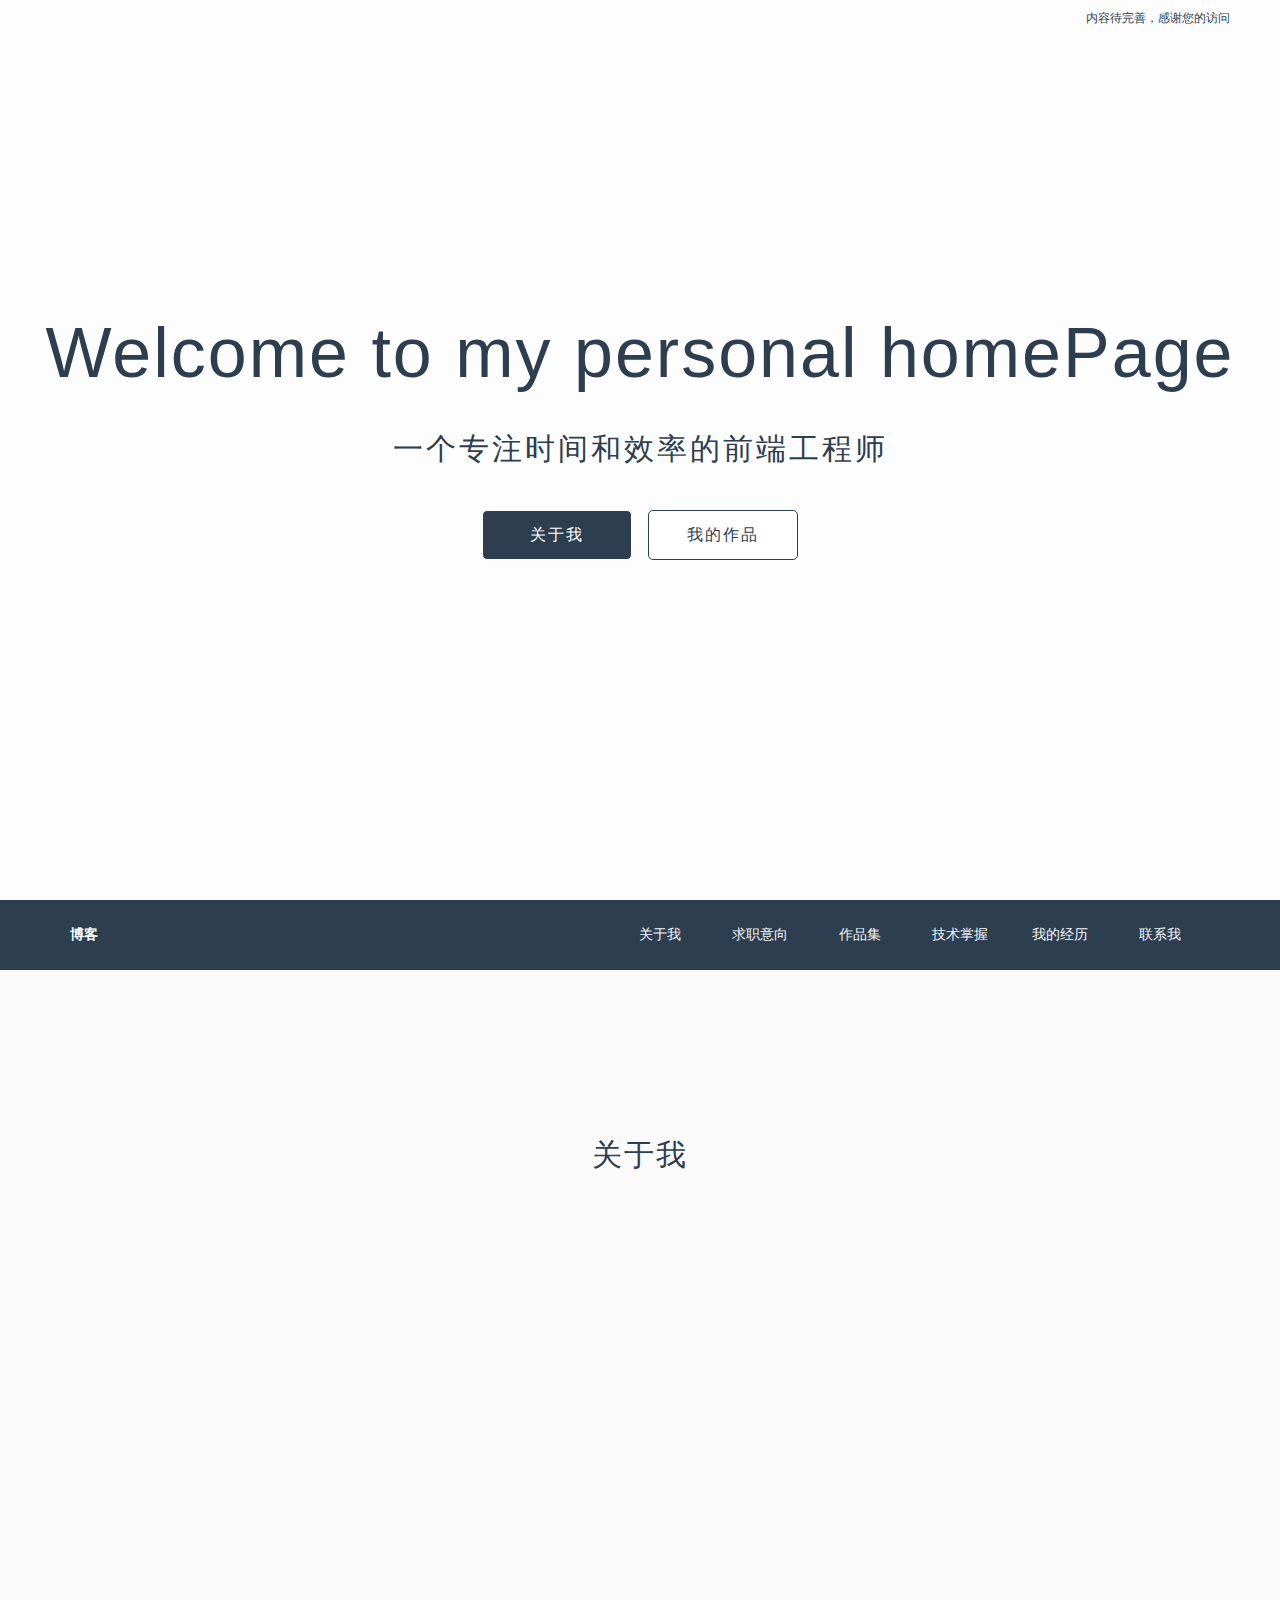
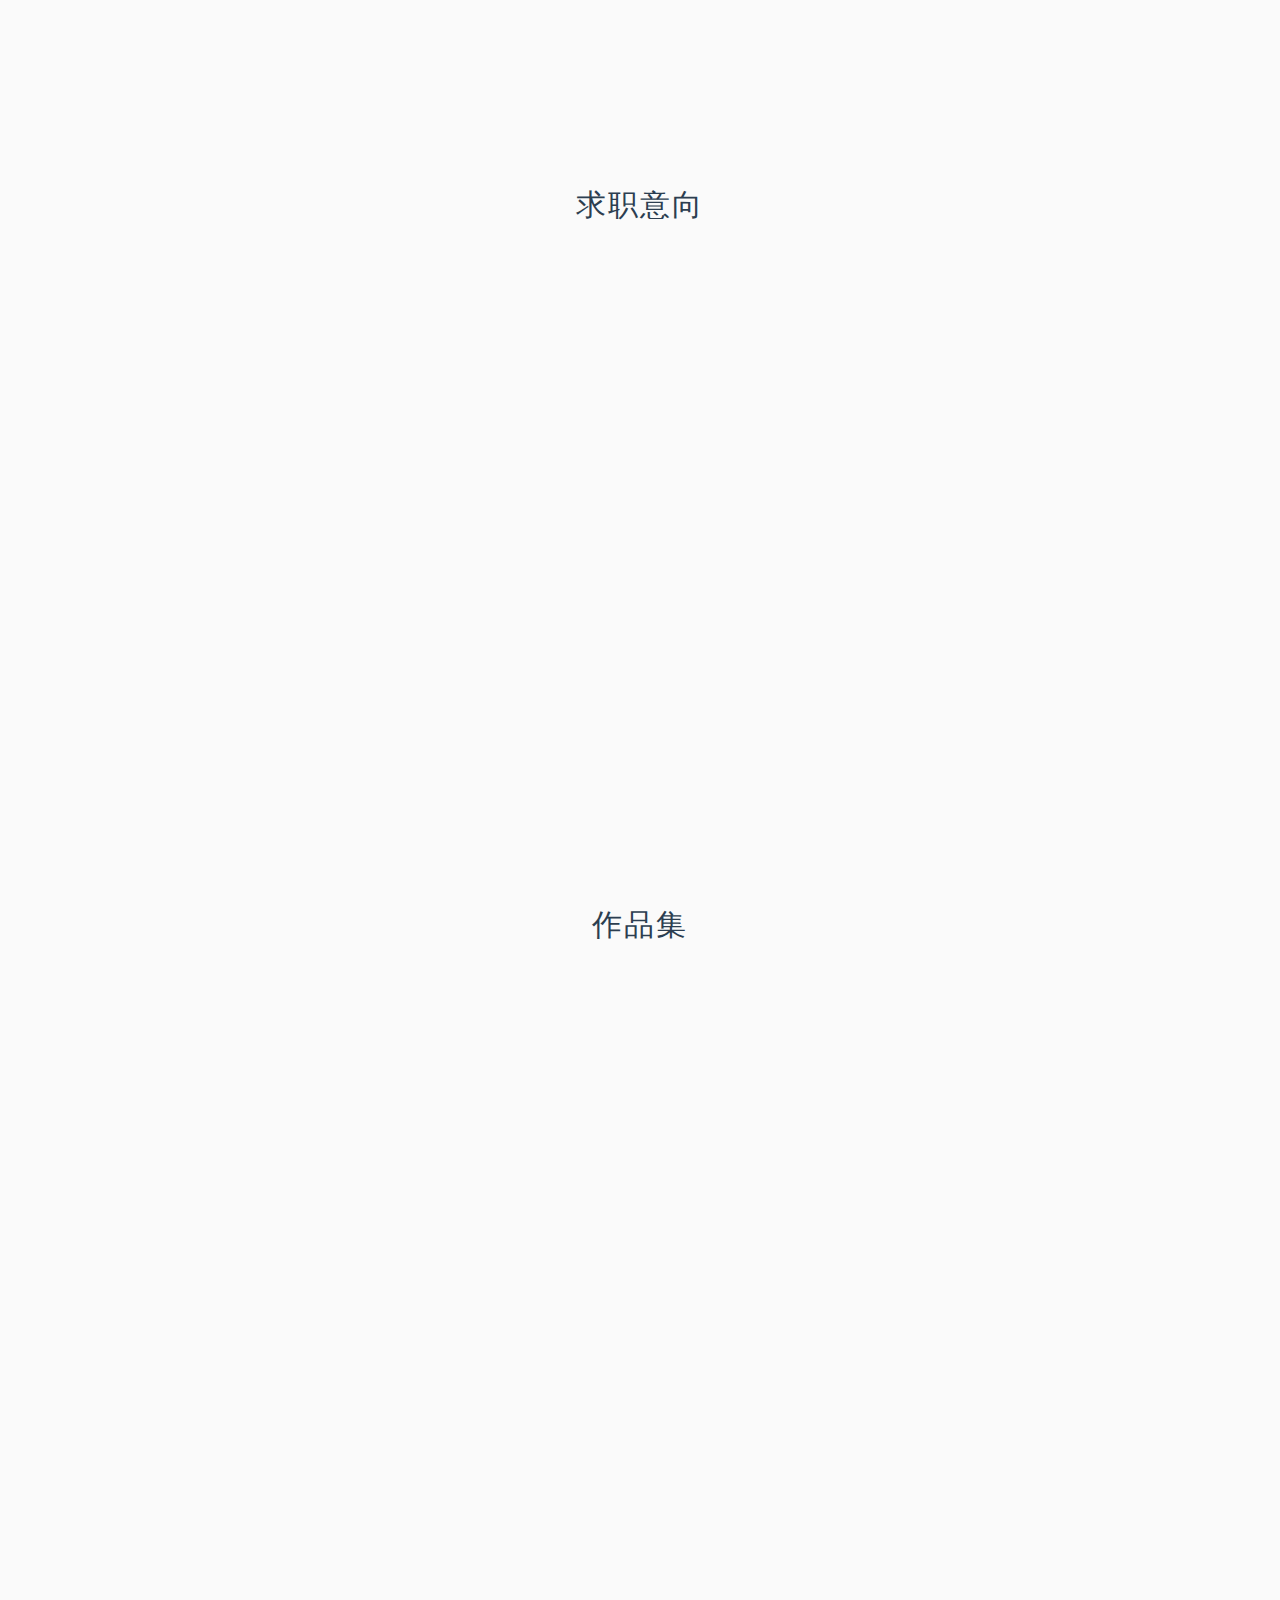
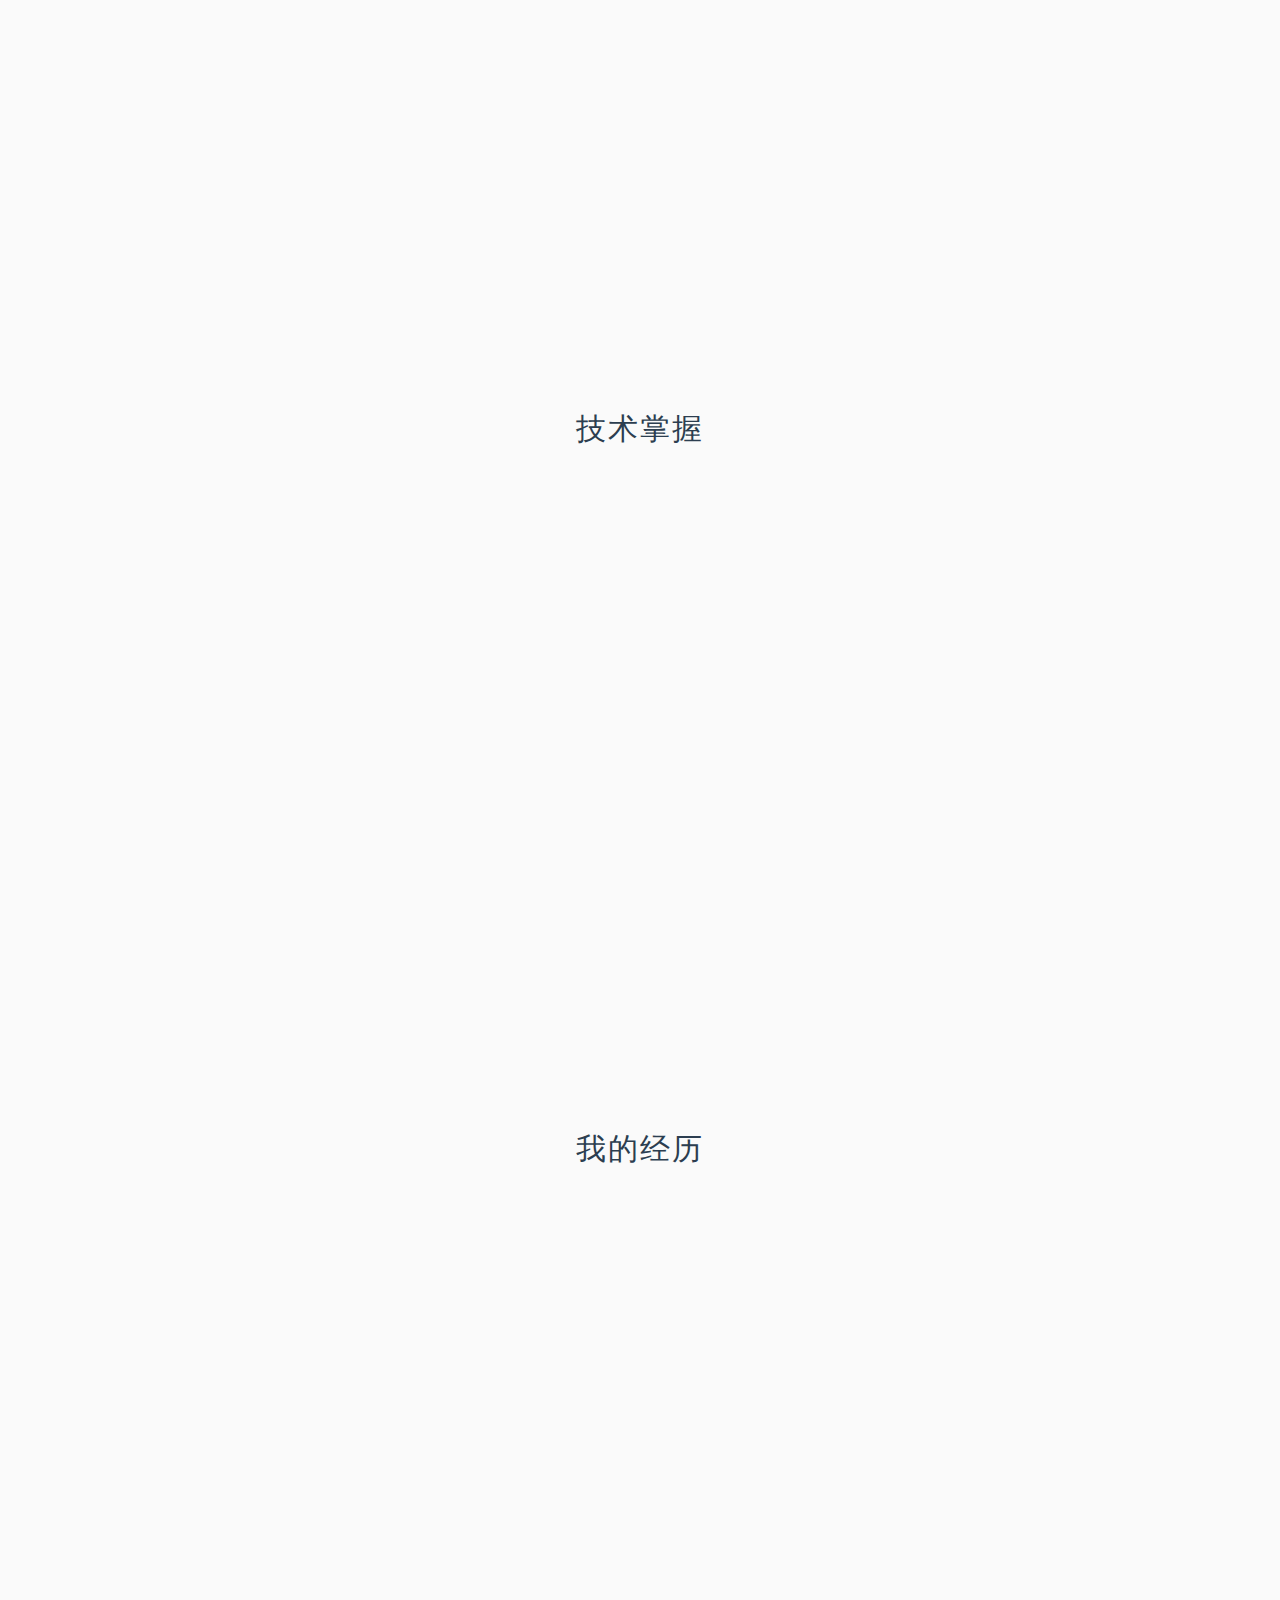
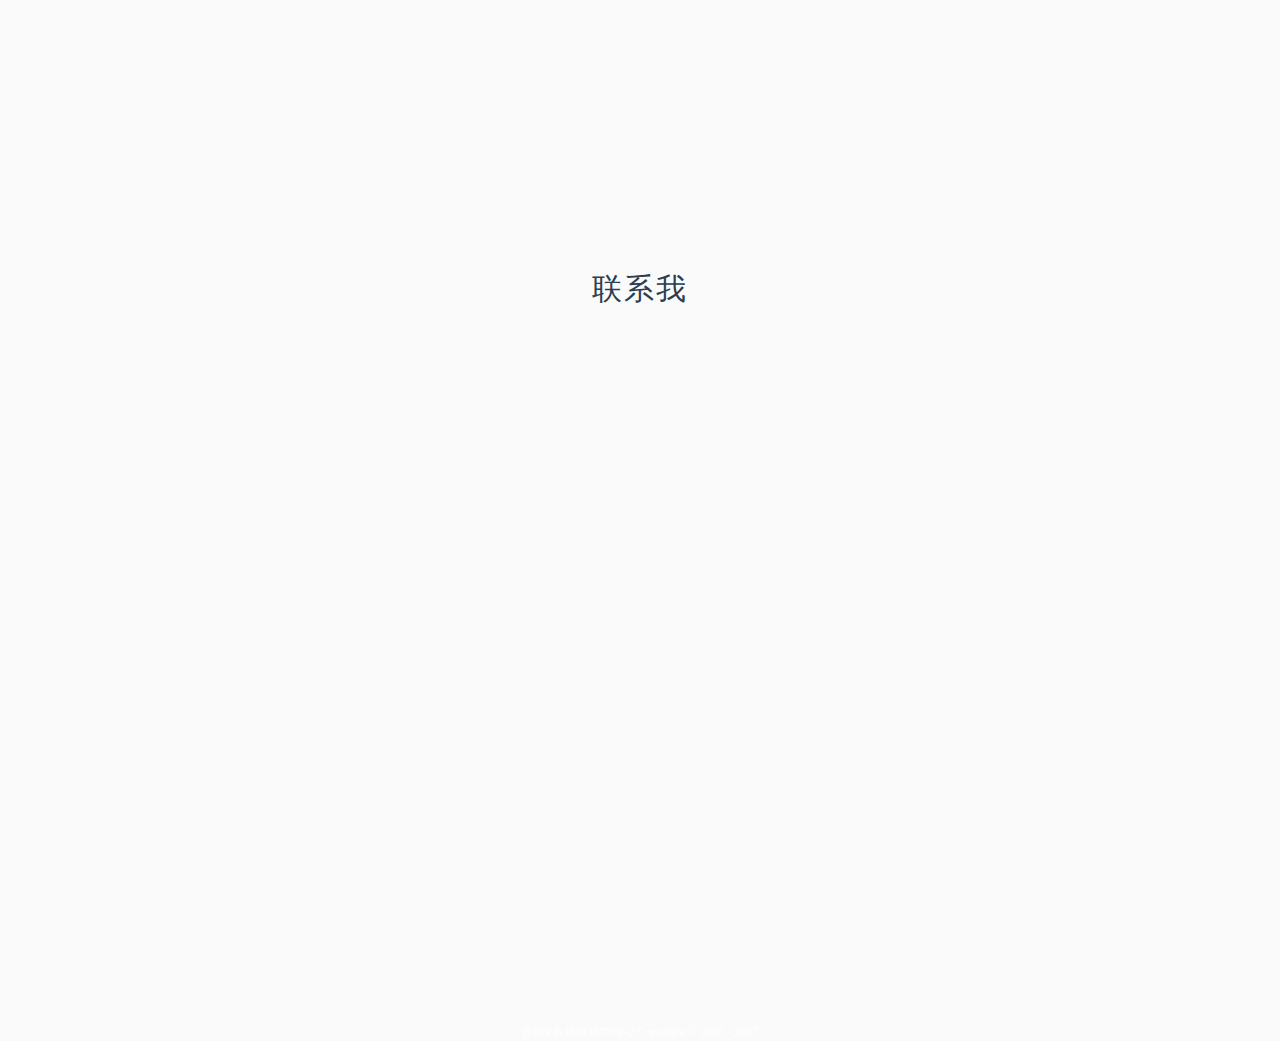
<file: index.html>
<!DOCTYPE html>
<html lang="en">
<head>
    <meta charset="UTF-8">
    <meta name="viewport" content="initial-scale=1, maximum-scale=1, minimum-scale=1, user-scalable=no">
    <meta http-equiv="Content-Type" content="text/html; charset=utf-8">
    <meta name="keywords" content="web前端个人简历,前端个人博客">
    <meta name="description" content="个人简历，职业定位为web前端工程师">
    <meta name="author" content="xxx">
    <title>Web前端工程师简历</title>

    <link rel="stylesheet" href="css/bootstrap.min.css">
    <link rel="stylesheet" href="css/base.css" type="text/css">
    <link rel="stylesheet" href="css/cv.css">
    <script src='js/echarts.common.min.js'></script>
    <script src='js/echarts.min.js'></script>
    <!--[if lte IE 9]>
    <script type="text/javascript">
        window.location = "http://www.xiaohuokj.cn"
    </script>
    <![endif]-->
    <!-- xiaohuokj.cn Baidu tongji analytics -->
    <script>
        var _hmt = _hmt || [];
        (function() {
            var hm = document.createElement("script");
            hm.src = "https://hm.baidu.com/hm.js?e5ed8cee288bc8886ff2a69a606f64e4";
            var s = document.getElementsByTagName("script")[0];
            s.parentNode.insertBefore(hm, s);
        })();
    </script>
    <style>
        .ly{
            position: relative;
            height: 558px;
        }
        .box{
            width: 50%;
            height: 500px;
            position: absolute;
            left:0;
            top:-40px;
            right:0;
            bottom:0;
            margin:auto;
        }
        .my{
            background:#2c343c;
            background-clip:content-box;
            width: 400px;
            height: 500px;
            position: absolute;
            left: -400px;
            top: -15px;
        }

        .my>div{
            width:200px;
            height:200px;
            border-radius:50%;
            background-image:url(image/touxiang.jpg);
            margin:0 auto;
            margin-top:100px;
            transition: all 1s;
        }
        .my>div:hover{
            transform:rotate(360deg);
        }
        .my>h1{
            width:100%;
            margin:0 auto;
            text-align:center;
            margin-top:50px;
            margin-bottom:30px;
            font-size:20px;
            color: #fff;
        }
        .my>h2{
            width:100%;
            margin:0 auto;
            text-align:center;
            font-size:20px;
            margin-bottom:124px;
            color: #fff;
        }
        .skills{
            width:100%;
            height:auto;
            padding:50px 0;
            text-align:center;
            box-sizing:border-box;
        }
        .box>div>canvas{
            width: 200px;
            height:auto;
            position:absolute;
            top:0;
            left:0;
            right:0;
            bottom:0;
            margin:auto;
        }
        p a{
            display: block;
            font-size: 12px;
            color:#fff;
        }
    </style>
</head>
<body>
<div class="content ">
    <div class="cv-container">
        <div id="section1" class="section active">
            <div id="top" title="顶部">
                <img src="image/top.png" alt="回到顶部">
            </div>
            <div id="perfect">

            </div>
            <div class="myIntro">
                <h1 class="fade">Welcome to my personal homePage</h1>
                <h3 class="fade">一个专注时间和效率的前端工程师</h3>
                <span class="active fade" id="abMe">关于我</span>
                <span id="mypro" class="fade">我的作品</span>
            </div>
            <ul class="bg-img">
                <li></li>
                <li></li>
                <li></li>
                <li></li>
            </ul>
        </div>

        <div id="section2" class="section">
            <!-- 导航条-->
            <div id="nav-bar" class="bar">
                <div class="container">
                    <a href=" https://9isun.github.io/"> <div class="fl">博客</div></a>
                    <ul class="fr nav-ul">
                        <li>关于我</li>
                        <li>求职意向</li>
                        <li>作品集</li>
                        <li>技术掌握</li>
                        <li>我的经历</li>
                        <li>联系我</li>
                    </ul>
                    <div class="fr more-nav">
                        <img src="image/more.png" alt="更多">
                    </div>
                </div>
                <ul class="nav-ul nav-xs-ul">
                    <li>关于我</li>
                    <li>求职意向</li>
                    <li>作品集</li>
                    <li>技术掌握</li>
                    <li>我的经历</li>
                    <li>联系我</li>
                </ul>
            </div>

            <!--关于我-->
            <h2>关于我</h2>
            <hr>
            <div class="center fades">
                <p class="center"><img id="touxiang" src="image/touxiang.jpg" alt="头像" style="width:100px;height:100px;"/></p>
                <div class="my-intro">
                    <p>我叫xxx，xx岁，前端是一门通过技术改善用户体验的行业，作为计算机专业出身的我对代码有着浓厚的兴趣。
                        利用空闲时间不断研究web技术，后台语言框架，之后便从事着前端工程师的职业。</p>
                    <p>做过响应式页面，移动端页面，pc端页面。</p>
                </div>
            </div>
        </div>
        <div id="section3" class="section">
            <h2>求职意向</h2>
            <hr>
            <div class="container center fades">
                <div class="col-md-3 col-xs-6 skill-ps skill">
                    <p><img src="image/web.png" alt="切图"></p>
                    <p class="ptitle">HTML5&CSS3页面</p>
                    <p>运用H5&C3实现页面布局</p>
                    <p>熟练使用H5&C3新标签</p>
                </div>
                <div class="col-md-3 col-xs-6 skill-web skill">
                    <p><img src="image/css.png" alt="css"></p>
                    <p class="ptitle">JS&JQuery</p>
                    <p>>用JS完成常见的前端功能特效</p>
                    <p>用原生JQuery实现页面功能，以及做一些简单游戏。</p>
                </div>
                <div class="col-md-3 col-xs-6 skill-js skill">
                    <p><img src="image/js.png" alt="js"></p>
                    <p class="ptitle">PHP&AJAX</p>
                    <p>用PHP语言结合MySQL进行与后台的数据交互</p>
                    <p>用AJAX读取后台数据。</p>
                </div>
                <div class="col-md-3 col-xs-6 skill-h5 skill">
                    <p><img src="image/h5.png" alt="h5"></p>
                    <p class="ptitle">React&Nodejs&Vue</p>
                    <p>运用React组件进行页面布局，实现前后端分离。</p>
                    <p>Nodejs结合React进行布局，实现抓取数据。</p>
                    <p>Vue结合Nodejs实现页面布局及其功能实现。</p>
                </div>
            </div>
        </div>
        <div id="section4" class="section">
            <h2>作品集</h2>
            <hr>
            <div class="container center fades">
                <p class="center intros">写jq前端功能的时候，我的宗旨是能手写就手写，不依赖插件。手写代码更简洁高效，也更能提升自己技术。</p>
                <!--<div class="col-md-3 col-xs-6">-->
                    <!--<div class="imgbox">-->
                        <!--<img src="image/01.jpg" alt="作品配图">-->
                    <!--</div>-->
                    <!--<a href="http://gttktv.duapp.com" target="_blank">-->
                        <!--<div class="zp-cover">-->
                            <!--<h4>商城类页面</h4>-->
                            <!--<p>购物车结算，订单的选择或删除、金额的计算。</p>-->
                            <!--<img src="image/search.png" alt="查看">-->
                        <!--</div>-->
                    <!--</a>-->
                <!--</div>-->
                <div class="col-md-4 col-xs-6">
                    <div class="imgbox">
                        <img src="image/06.jpg" alt="作品配图">
                    </div>
                    <a href="http://gttktv.duapp.com" target="_blank">
                        <div class="zp-cover" style="top: 45%">
                            <h4>测试类页面</h4>
                            <p>AJAX获取后台数据，用数组读取歌手和歌曲。记录用户的数据返给后台管理系统。</p>
                            <img src="image/search.png" alt="查看">
                        </div>
                    </a>
                </div>
                <div class="col-md-4 col-xs-6 ">
                    <div class="imgbox">
                        <img src="image/02.jpg" alt="作品配图">
                    </div>
                    <a href="http://tripshoot.duapp.com" target="_blank">
                        <div class="zp-cover">
                            <h4>旅游类页面</h4>
                            <p>移动APP，php,ajax运用的比较多</p>
                            <img src="image/search.png" alt="查看">
                        </div>
                    </a>
                </div>
                <div class="col-md-4 col-xs-6 ">
                    <div class="imgbox">
                        <img src="image/03.jpg" alt="作品配图">
                    </div>
                    <a href="http://gttnodejsnews.duapp.com" target="_blank">
                        <div class="zp-cover">
                            <h4>新闻类页面</h4>
                            <p>记录实时新闻，结合Nodejs实现抓取数据</p>
                            <img src="image/search.png" alt="查看">
                        </div>
                    </a>
                </div>
                <div class="col-md-4 col-xs-6 ">
                    <div class="imgbox">
                        <img src="image/04.jpg" alt="作品配图">
                    </div>
                    <a href="http://gttnews.duapp.com" target="_blank">
                        <div class="zp-cover">
                            <h4>详情类页面</h4>
                            <p>针对每条数据进行详细介绍</p>
                            <img src="image/search.png" alt="查看">
                        </div>
                    </a>
                </div>
                <!--<div class="col-md-4 col-xs-6 ">-->
                    <!--<div class="imgbox">-->
                        <!--<img src="image/05.jpg" alt="作品配图">-->
                    <!--</div>-->
                    <!--<a href="http://boyastore.duapp.com/" target="_blank">-->
                        <!--<div class="zp-cover">-->
                            <!--<h4>购物类首页</h4>-->
                            <!--<p>多数据APP，实现分类下的书籍</p>-->
                            <!--<img src="image/search.png" alt="查看">-->
                        <!--</div>-->
                    <!--</a>-->
                <!--</div>-->

                <div class="col-md-4 col-xs-6 ">
                    <div class="imgbox">
                        <img src="image/07.jpg" alt="作品配图">
                    </div>
                    <a href="javascript:void(0)" target="_blank">
                        <div class="zp-cover">
                            <p><a href="game/index.html">打字游戏</a></p>
                            <p><a href="palette/index.html">画板</a></p>
                            <p><a href="poke/index.html">扑克</a></p>
                            <p><a href="audio/index.html">音乐播放器</a></p>
                            <img src="image/search.png" alt="查看">
                        </div>
                    </a>
                </div>
                <div class="col-md-4 col-xs-6">
                    <div class="imgbox">
                        <img src="image/08.jpg" alt="作品配图">
                    </div>
                    <a href="https://9isun.github.io/" target="_blank">
                        <div class="zp-cover">
                            <h4>我的技术博客</h4>
                            <p>自己平时的知识点积累~</p>
                            <img src="image/search.png" alt="查看">
                        </div>
                    </a>
                </div>
            </div>
        </div>
        <div id="section5" class="section">
            <h2>技术掌握</h2>
            <hr>
            <div class="container center fades">
                <div class="col-md-3 col-xs-6">
                    <div class="wrap-box">
                        <div class="circle-wrap clip-auto">
                            <div class="left-clip percent"></div>
                            <div class="right-clip percent"></div>
                        </div>
                        <div class="circle-num">
                            <span>90</span>%
                        </div>
                    </div>
                    <p class="ptitle">H5&C3</p>
                </div>
                <div class="col-md-3 col-xs-6">
                    <div class="wrap-box">
                        <div class="circle-wrap clip-auto">
                            <div class="left-clip percent"></div>
                            <div class="right-clip percent"></div>
                        </div>
                        <div class="circle-num">
                            <span>90</span>%
                        </div>
                    </div>
                    <p class="ptitle">JS</p>
                </div>
                <div class="col-md-3 col-xs-6">
                    <div class="wrap-box">
                        <div class="circle-wrap clip-auto">
                            <div class="left-clip percent"></div>
                            <div class="right-clip percent"></div>
                        </div>
                        <div class="circle-num">
                            <span>85</span>%
                        </div>
                    </div>
                    <p class="ptitle">PHP&AJAX</p>
                </div>
                <div class="col-md-3 col-xs-6">
                    <div class="wrap-box">
                        <div class="circle-wrap clip-auto">
                            <div class="left-clip percent"></div>
                            <div class="right-clip percent"></div>
                        </div>
                        <div class="circle-num">
                            <span>80</span>%
                        </div>
                    </div>
                    <p class="ptitle">React&Nodejs&Vue</p>
                </div>
            </div>
                <!--<div class="skills">-->
                    <!--<h1>About My Skills</h1>-->
                <!--</div>-->
                <!--<div class="ly ">-->
                    <!--&lt;!&ndash;<div class="my">&ndash;&gt;-->
                        <!--&lt;!&ndash;<div></div>&ndash;&gt;-->
                        <!--&lt;!&ndash;<h1>GongTiantian</h1>&ndash;&gt;-->
                        <!--&lt;!&ndash;<h2>Web Designer</h2>&ndash;&gt;-->
                    <!--&lt;!&ndash;</div>&ndash;&gt;-->
                    <!--<div class="box col-md-3 col-xs-6"></div>-->
                <!--</div>-->
        </div>
        <div id="section6" class="section">
            <h2>我的经历</h2>
            <hr>
            <div class="container center fades">
                <ul class="my-xp">
                    <li>
                        <div class="date-box">
                            <p>02/2016</p>
                            <p>-</p>
                            <p>08/2017</p>
                        </div>
                        <div class="my-work my-xp-box">
                            <strong>山西龙采科技有限公司</strong>
                            <p class="ptitle">技术部/前端工程师</p>
                            <p> 1.前期与UI沟通，根据实际可操作性和功能需求修改设计稿</p>
                            <p> 2.主要负责项目前端布局，熟练运用H5,C3以及JS,JQuery等语言实现前端页面的效果</p>
                            <p> 3.运用PHP，Ajax,React，MySQL等语言实现数据连接，也运用多种现有插件例如Swiper与Bootstrap,Ant完成各种效果实现，开发中也不断的与产品经理后台进行沟通改进，优化项目性能</p>


                            <!--<p>利用JS、CSS3书写前端功能，让页面更充实丰富</p>-->
                            <!--<p>并运用PHP与AJAX进行数据交互。</p>-->
                        </div>
                    </li>
                    <li>
                        <div class="date-box">
                            <p>09/2013</p>
                            <p>-</p>
                            <p>06/2017</p>
                        </div>
                        <div class="my-school my-xp-box">
                            <strong>太原学院</strong>
                            <p class="ptitle">大学本科</p>
                            <p></p>
                        </div>
                    </li>
                </ul>
            </div>
        </div>
        <div id="section7" class="section">
            <h2>联系我</h2>
            <hr>
            <div class="container center fades">
                <div class="flow">
                    <!-- UY BEGIN -->
                    <div id="uyan_frame" class="fl half"></div>

                    <!--<script type="text/javascript" src="http://v2.uyan.cc/code/uyan.js?uid=2110329"></script>-->
                    <!--&lt;!&ndash; UY END &ndash;&gt;-->
                    <!--<div class="half fr">-->
                    <!--</div>-->
                </div>
            </div>
        </div>
    </div>
    <p class="center beian"><a href="http://www.miitbeian.gov.cn" target="_blank">晋ICP备16011670号-2 Copyright © 2016 - 2017</a></p>

</div>
<script src="js/jquery-1.11.1.min.js"></script>
<script src="js/mycv.js"></script>

</body>
</html>
<script src="js/echarts.common.min.js"></script>
<script>



    // 技能掌握
    var box=document.querySelector(".box");
    // 基于准备好的dom，初始化echarts实例
    var myChart = echarts.init(box);

    // 指定图表的配置项和数据
    var option = {
        backgroundColor: '#2c343c',

        title: {
            text: 'My Skill Info',
            left: 'center',
            top: 30,
            textStyle: {
                color: '#fff'
            }
        },

        tooltip : {
            trigger: 'item',
            formatter: "{a} <br/>{b} : {c} ({d}%)"
        },

        visualMap: {
            show: false,
            min: 80,
            max: 600,
            inRange: {
                colorLightness: [0, 1]
            }
        },
        series : [
            {
                name:'掌握情况',
                type:'pie',
                radius : '55%',
                center: ['50%', '50%'],
                data:[
                    {value:335, name:'CSS'},
                    {value:310, name:'HTML'},
                    {value:274, name:'Jquery'},
                    {value:235, name:'PS'},
                    {value:400, name:'JavaScript'}
                ].sort(function (a, b) { return a.value - b.value; }),
                roseType: 'radius',
                label: {
                    normal: {
                        textStyle: {
                            color: 'rgba(255, 255, 255, 1)'
                        }
                    }
                },
                labelLine: {
                    normal: {
                        lineStyle: {
                            color: 'rgba(255, 255, 255, 0.7)'
                        },
                        smooth: 0.2,
                        length: 10,
                        length2: 20
                    }
                },
                itemStyle: {
                    normal: {
                        color: '#c23531',
                        shadowBlur: 200,
                        shadowColor: 'rgba(255, 255, 255, 0.4)'
                    }
                },

                animationType: 'scale',
                animationEasing: 'elasticOut',
                animationDelay: function (idx) {
                    return Math.random() * 200;
                }
            }
        ]
    };

    // 使用刚指定的配置项和数据显示图表。
    myChart.setOption(option);
</script>
</file>
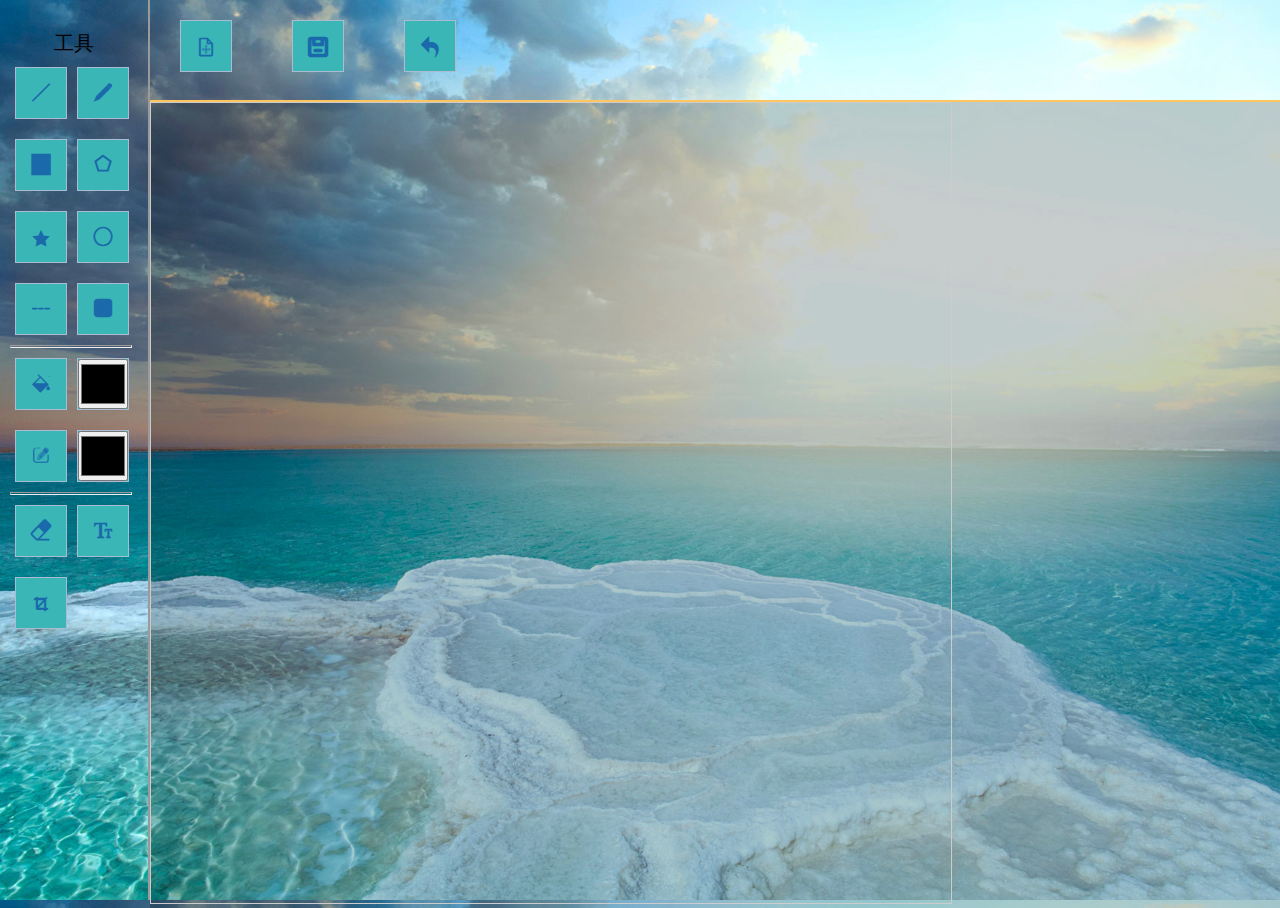
<file: palette/index.html>
<!DOCTYPE html>
<html lang="en">
<head>
    <meta charset="UTF-8">
    <title>画板</title>
    <link rel="stylesheet" href="css/palette.css">
    <link rel="stylesheet" href="font/iconfont.css">
</head>
<body>
<div class="palette">
    <div class="tool">
        <p style="text-align: center; font-size: 20px;">工具</p>
        <label for="" class="iconfont icon-xiantiao"></label>
        <label for="" class="iconfont icon-qianbi"></label>
        <label for="" class="iconfont icon-juxing"></label>
        <label for="" class="iconfont icon-duobianxing"></label>
        <label for="" class="iconfont icon-ds"></label>
        <label for="" class="iconfont icon-yuan"></label>
        <label for="" class="iconfont icon-xuxian"></label>
        <label for="" class="iconfont icon-yuanjiao-rect"></label>
        <hr size="3" width="120">
        <label for="" class="iconfont icon-tianchong"></label>
        <label for="">
            <input type="color" value="#000000" id="tColor">
        </label>
        <label for="" class="iconfont icon-miaobian"></label>
        <label for="">
            <input type="color" value="#000000" id="mColor">
        </label>
        <hr size="3" width="120">
        <label for="" class="iconfont icon-xiangpi"></label>
        <label for="" class="iconfont icon-wenzi"></label>
        <label for="" class="iconfont icon-caiqie"></label>


    </div>
    <div class="draw">
        <div class="gn">
            <label for="" class="iconfont icon-xinjian"></label>
            <label for="" class="iconfont icon-baocun"></label>
            <label for="" class="iconfont icon-iocnchexiao"></label>
        </div>
        <div class="area">
            <div class="mask"></div>
            <div class="xp"></div>
            <div class="clipArea"></div>
            <canvas width="800" height="800"></canvas>

        </div>
    </div>
</div>
</body>
</html>
<script src="js/index.js"></script>
<script src="js/palette.js"></script>
</file>
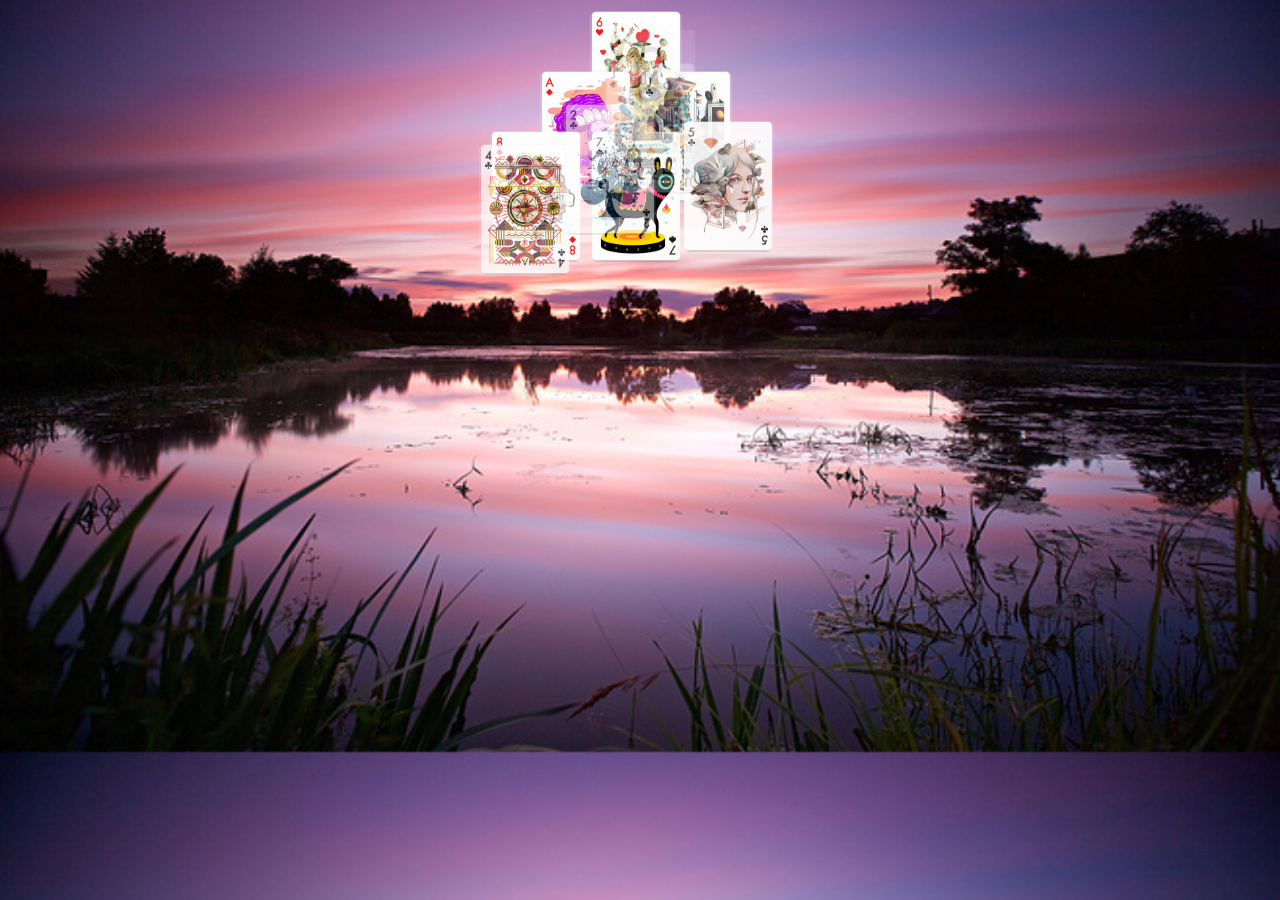
<file: poke/index.html>
<!DOCTYPE html>
<html lang="en">
<head>
    <meta charset="UTF-8">
    <title>扑克牌</title>
    <link rel="stylesheet" href="poke.css">
    <link rel="stylesheet" href="font/iconfont.css">
</head>
<body>
<div class="table">
    <div class="left iconfont icon-jiantou-copy"></div>
    <div class="right iconfont icon-jiantou-copy1"></div>
    <!--<div class="rest iconfont icon-zhongzhi"></div>-->
</div>
</body>
</html>
<script src="jquery-3.2.1.js"></script>
<script src="index.js"></script>
</file>
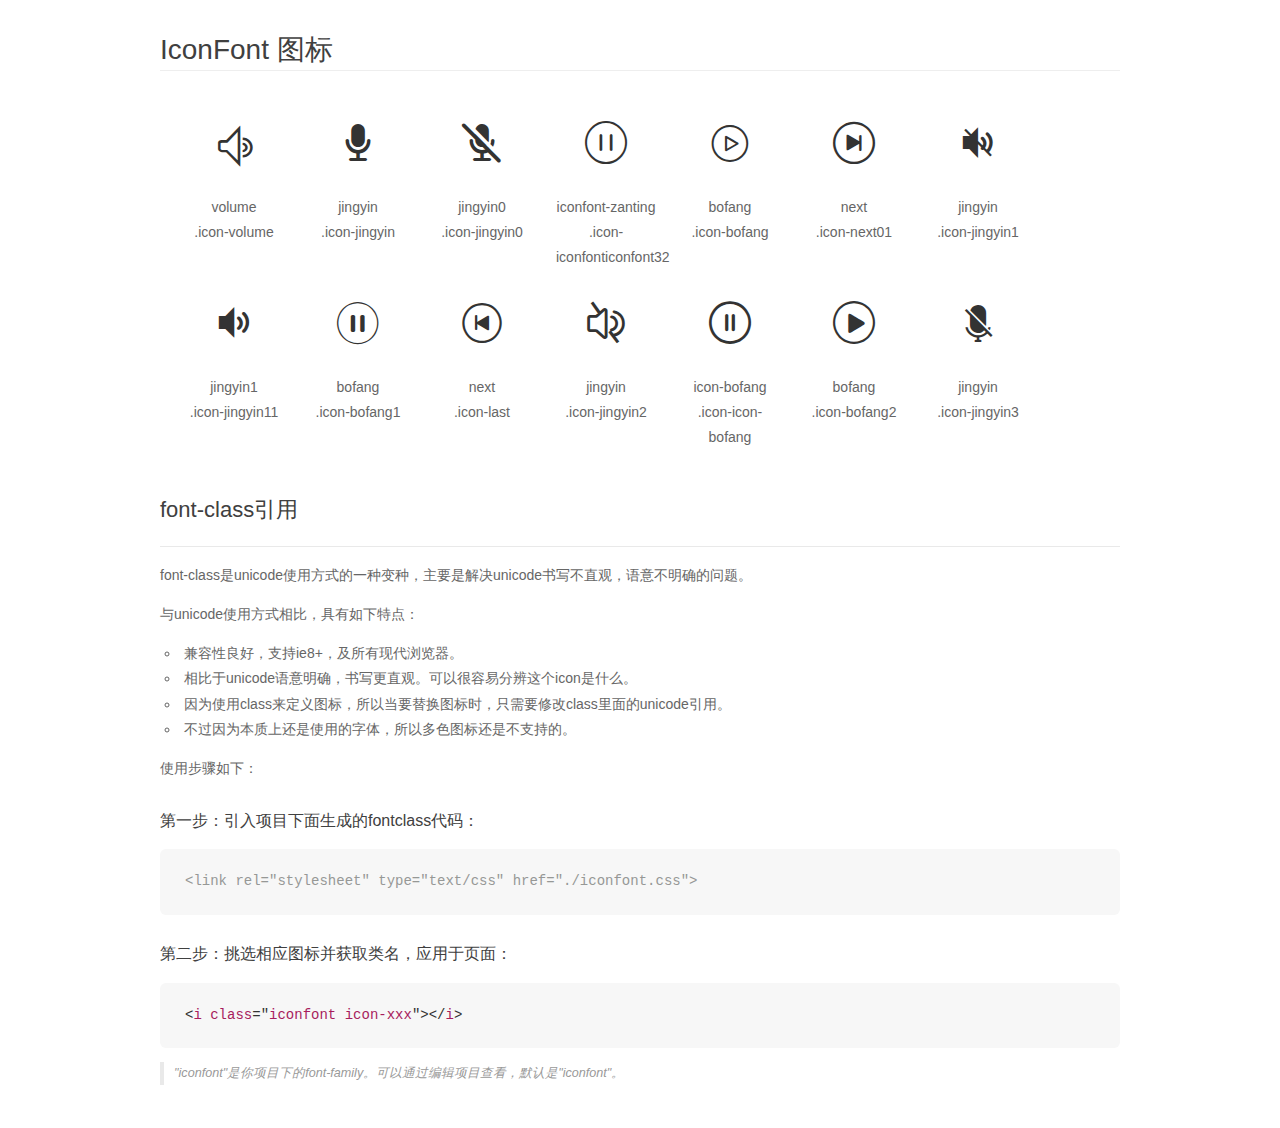
<file: audio/font/demo_fontclass.html>
<!DOCTYPE html>
<html>
<head>
    <meta charset="utf-8"/>
    <title>IconFont</title>
    <link rel="stylesheet" href="demo.css">
    <link rel="stylesheet" href="iconfont.css">
</head>
<body>
    <div class="main markdown">
        <h1>IconFont 图标</h1>
        <ul class="icon_lists clear">
            
                <li>
                <i class="icon iconfont icon-volume"></i>
                    <div class="name">volume</div>
                    <div class="fontclass">.icon-volume</div>
                </li>
            
                <li>
                <i class="icon iconfont icon-jingyin"></i>
                    <div class="name">jingyin</div>
                    <div class="fontclass">.icon-jingyin</div>
                </li>
            
                <li>
                <i class="icon iconfont icon-jingyin0"></i>
                    <div class="name">jingyin0</div>
                    <div class="fontclass">.icon-jingyin0</div>
                </li>
            
                <li>
                <i class="icon iconfont icon-iconfonticonfont32"></i>
                    <div class="name">iconfont-zanting</div>
                    <div class="fontclass">.icon-iconfonticonfont32</div>
                </li>
            
                <li>
                <i class="icon iconfont icon-bofang"></i>
                    <div class="name">bofang</div>
                    <div class="fontclass">.icon-bofang</div>
                </li>
            
                <li>
                <i class="icon iconfont icon-next01"></i>
                    <div class="name">next</div>
                    <div class="fontclass">.icon-next01</div>
                </li>
            
                <li>
                <i class="icon iconfont icon-jingyin1"></i>
                    <div class="name">jingyin</div>
                    <div class="fontclass">.icon-jingyin1</div>
                </li>
            
                <li>
                <i class="icon iconfont icon-jingyin11"></i>
                    <div class="name">jingyin1</div>
                    <div class="fontclass">.icon-jingyin11</div>
                </li>
            
                <li>
                <i class="icon iconfont icon-bofang1"></i>
                    <div class="name">bofang</div>
                    <div class="fontclass">.icon-bofang1</div>
                </li>
            
                <li>
                <i class="icon iconfont icon-last"></i>
                    <div class="name">next</div>
                    <div class="fontclass">.icon-last</div>
                </li>
            
                <li>
                <i class="icon iconfont icon-jingyin2"></i>
                    <div class="name">jingyin</div>
                    <div class="fontclass">.icon-jingyin2</div>
                </li>
            
                <li>
                <i class="icon iconfont icon-icon-bofang"></i>
                    <div class="name">icon-bofang</div>
                    <div class="fontclass">.icon-icon-bofang</div>
                </li>
            
                <li>
                <i class="icon iconfont icon-bofang2"></i>
                    <div class="name">bofang</div>
                    <div class="fontclass">.icon-bofang2</div>
                </li>
            
                <li>
                <i class="icon iconfont icon-jingyin3"></i>
                    <div class="name">jingyin</div>
                    <div class="fontclass">.icon-jingyin3</div>
                </li>
            
        </ul>

        <h2 id="font-class-">font-class引用</h2>
        <hr>

        <p>font-class是unicode使用方式的一种变种，主要是解决unicode书写不直观，语意不明确的问题。</p>
        <p>与unicode使用方式相比，具有如下特点：</p>
        <ul>
        <li>兼容性良好，支持ie8+，及所有现代浏览器。</li>
        <li>相比于unicode语意明确，书写更直观。可以很容易分辨这个icon是什么。</li>
        <li>因为使用class来定义图标，所以当要替换图标时，只需要修改class里面的unicode引用。</li>
        <li>不过因为本质上还是使用的字体，所以多色图标还是不支持的。</li>
        </ul>
        <p>使用步骤如下：</p>
        <h3 id="-fontclass-">第一步：引入项目下面生成的fontclass代码：</h3>


        <pre><code class="lang-js hljs javascript"><span class="hljs-comment">&lt;link rel="stylesheet" type="text/css" href="./iconfont.css"&gt;</span></code></pre>
        <h3 id="-">第二步：挑选相应图标并获取类名，应用于页面：</h3>
        <pre><code class="lang-css hljs">&lt;<span class="hljs-selector-tag">i</span> <span class="hljs-selector-tag">class</span>="<span class="hljs-selector-tag">iconfont</span> <span class="hljs-selector-tag">icon-xxx</span>"&gt;&lt;/<span class="hljs-selector-tag">i</span>&gt;</code></pre>
        <blockquote>
        <p>"iconfont"是你项目下的font-family。可以通过编辑项目查看，默认是"iconfont"。</p>
        </blockquote>
    </div>
</body>
</html>
</file>
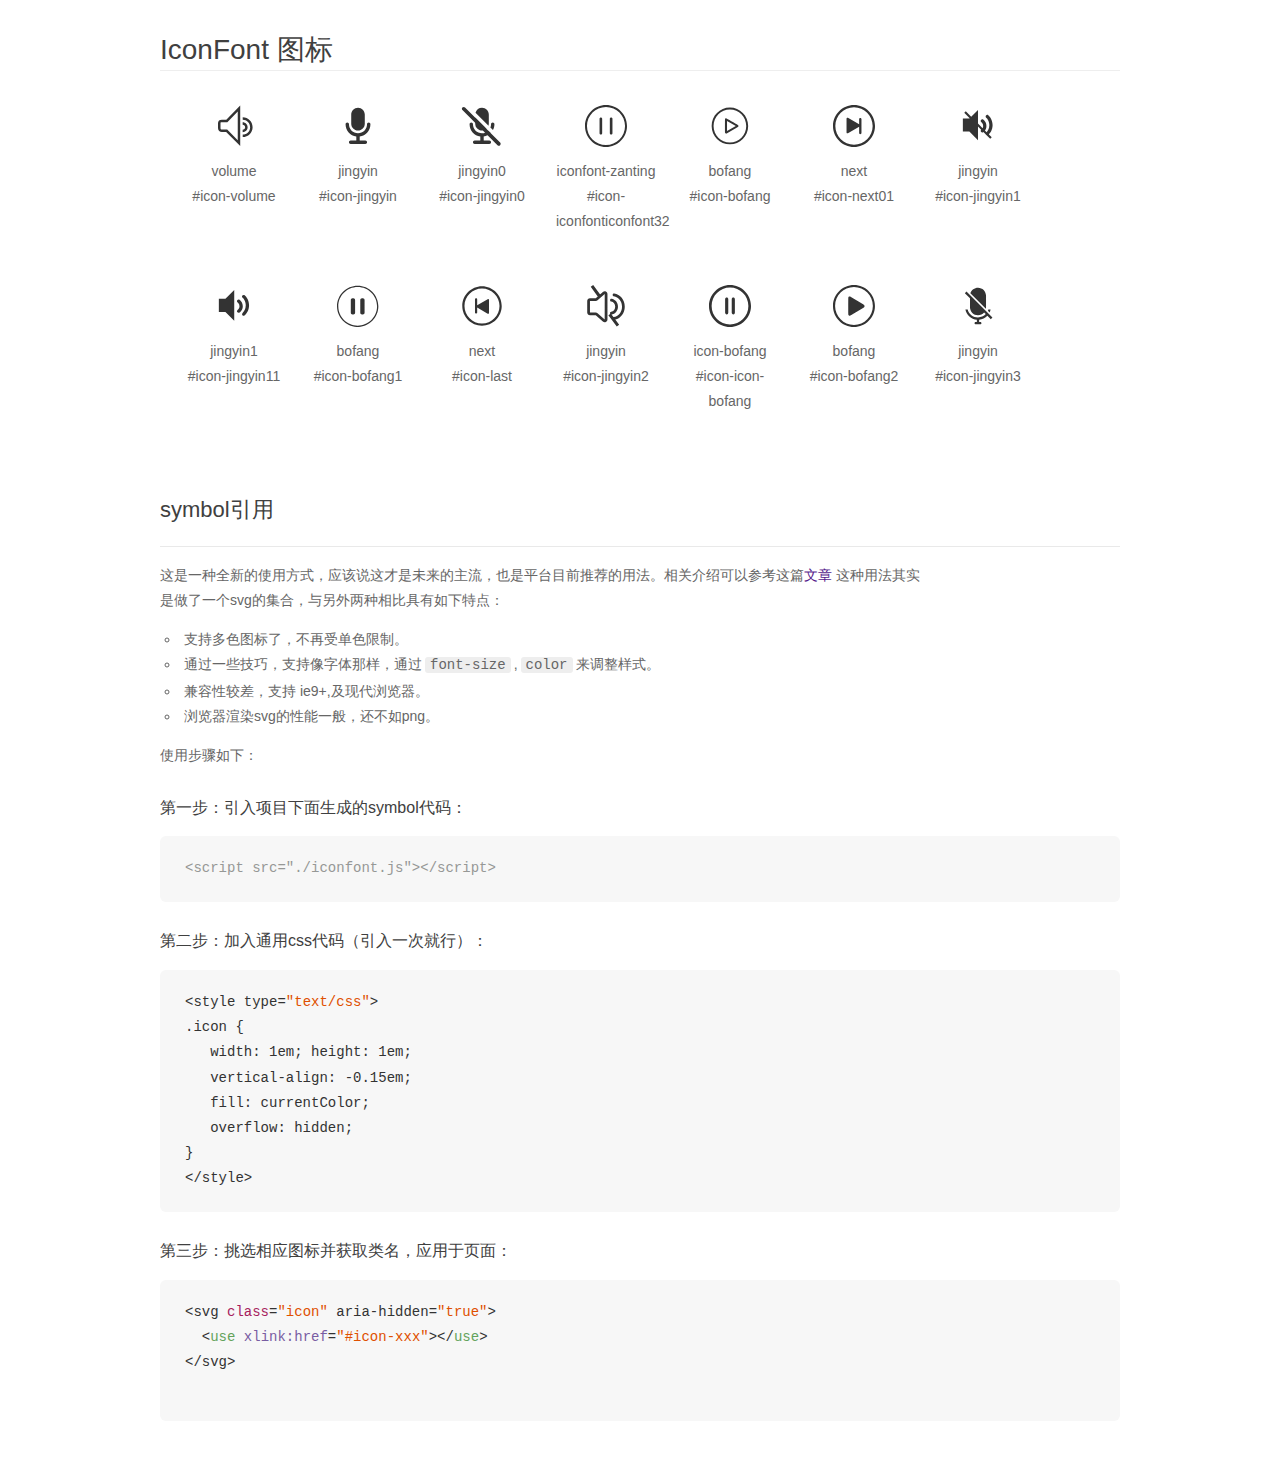
<file: audio/font/demo_symbol.html>
<!DOCTYPE html>
<html>
<head>
    <meta charset="utf-8"/>
    <title>IconFont</title>
    <link rel="stylesheet" href="demo.css">
    <script src="iconfont.js"></script>

    <style type="text/css">
        .icon {
          /* 通过设置 font-size 来改变图标大小 */
          width: 1em; height: 1em;
          /* 图标和文字相邻时，垂直对齐 */
          vertical-align: -0.15em;
          /* 通过设置 color 来改变 SVG 的颜色/fill */
          fill: currentColor;
          /* path 和 stroke 溢出 viewBox 部分在 IE 下会显示
             normalize.css 中也包含这行 */
          overflow: hidden;
        }

    </style>
</head>
<body>
    <div class="main markdown">
        <h1>IconFont 图标</h1>
        <ul class="icon_lists clear">
            
                <li>
                    <svg class="icon" aria-hidden="true">
                        <use xlink:href="#icon-volume"></use>
                    </svg>
                    <div class="name">volume</div>
                    <div class="fontclass">#icon-volume</div>
                </li>
            
                <li>
                    <svg class="icon" aria-hidden="true">
                        <use xlink:href="#icon-jingyin"></use>
                    </svg>
                    <div class="name">jingyin</div>
                    <div class="fontclass">#icon-jingyin</div>
                </li>
            
                <li>
                    <svg class="icon" aria-hidden="true">
                        <use xlink:href="#icon-jingyin0"></use>
                    </svg>
                    <div class="name">jingyin0</div>
                    <div class="fontclass">#icon-jingyin0</div>
                </li>
            
                <li>
                    <svg class="icon" aria-hidden="true">
                        <use xlink:href="#icon-iconfonticonfont32"></use>
                    </svg>
                    <div class="name">iconfont-zanting</div>
                    <div class="fontclass">#icon-iconfonticonfont32</div>
                </li>
            
                <li>
                    <svg class="icon" aria-hidden="true">
                        <use xlink:href="#icon-bofang"></use>
                    </svg>
                    <div class="name">bofang</div>
                    <div class="fontclass">#icon-bofang</div>
                </li>
            
                <li>
                    <svg class="icon" aria-hidden="true">
                        <use xlink:href="#icon-next01"></use>
                    </svg>
                    <div class="name">next</div>
                    <div class="fontclass">#icon-next01</div>
                </li>
            
                <li>
                    <svg class="icon" aria-hidden="true">
                        <use xlink:href="#icon-jingyin1"></use>
                    </svg>
                    <div class="name">jingyin</div>
                    <div class="fontclass">#icon-jingyin1</div>
                </li>
            
                <li>
                    <svg class="icon" aria-hidden="true">
                        <use xlink:href="#icon-jingyin11"></use>
                    </svg>
                    <div class="name">jingyin1</div>
                    <div class="fontclass">#icon-jingyin11</div>
                </li>
            
                <li>
                    <svg class="icon" aria-hidden="true">
                        <use xlink:href="#icon-bofang1"></use>
                    </svg>
                    <div class="name">bofang</div>
                    <div class="fontclass">#icon-bofang1</div>
                </li>
            
                <li>
                    <svg class="icon" aria-hidden="true">
                        <use xlink:href="#icon-last"></use>
                    </svg>
                    <div class="name">next</div>
                    <div class="fontclass">#icon-last</div>
                </li>
            
                <li>
                    <svg class="icon" aria-hidden="true">
                        <use xlink:href="#icon-jingyin2"></use>
                    </svg>
                    <div class="name">jingyin</div>
                    <div class="fontclass">#icon-jingyin2</div>
                </li>
            
                <li>
                    <svg class="icon" aria-hidden="true">
                        <use xlink:href="#icon-icon-bofang"></use>
                    </svg>
                    <div class="name">icon-bofang</div>
                    <div class="fontclass">#icon-icon-bofang</div>
                </li>
            
                <li>
                    <svg class="icon" aria-hidden="true">
                        <use xlink:href="#icon-bofang2"></use>
                    </svg>
                    <div class="name">bofang</div>
                    <div class="fontclass">#icon-bofang2</div>
                </li>
            
                <li>
                    <svg class="icon" aria-hidden="true">
                        <use xlink:href="#icon-jingyin3"></use>
                    </svg>
                    <div class="name">jingyin</div>
                    <div class="fontclass">#icon-jingyin3</div>
                </li>
            
        </ul>


        <h2 id="symbol-">symbol引用</h2>
        <hr>

        <p>这是一种全新的使用方式，应该说这才是未来的主流，也是平台目前推荐的用法。相关介绍可以参考这篇<a href="">文章</a>
        这种用法其实是做了一个svg的集合，与另外两种相比具有如下特点：</p>
        <ul>
          <li>支持多色图标了，不再受单色限制。</li>
          <li>通过一些技巧，支持像字体那样，通过<code>font-size</code>,<code>color</code>来调整样式。</li>
          <li>兼容性较差，支持 ie9+,及现代浏览器。</li>
          <li>浏览器渲染svg的性能一般，还不如png。</li>
        </ul>
        <p>使用步骤如下：</p>
        <h3 id="-symbol-">第一步：引入项目下面生成的symbol代码：</h3>
        <pre><code class="lang-js hljs javascript"><span class="hljs-comment">&lt;script src="./iconfont.js"&gt;&lt;/script&gt;</span></code></pre>
        <h3 id="-css-">第二步：加入通用css代码（引入一次就行）：</h3>
        <pre><code class="lang-js hljs javascript">&lt;style type=<span class="hljs-string">"text/css"</span>&gt;
.icon {
   width: <span class="hljs-number">1</span>em; height: <span class="hljs-number">1</span>em;
   vertical-align: <span class="hljs-number">-0.15</span>em;
   fill: currentColor;
   overflow: hidden;
}
&lt;<span class="hljs-regexp">/style&gt;</span></code></pre>
        <h3 id="-">第三步：挑选相应图标并获取类名，应用于页面：</h3>
        <pre><code class="lang-js hljs javascript">&lt;svg <span class="hljs-class"><span class="hljs-keyword">class</span></span>=<span class="hljs-string">"icon"</span> aria-hidden=<span class="hljs-string">"true"</span>&gt;<span class="xml"><span class="hljs-tag">
  &lt;<span class="hljs-name">use</span> <span class="hljs-attr">xlink:href</span>=<span class="hljs-string">"#icon-xxx"</span>&gt;</span><span class="hljs-tag">&lt;/<span class="hljs-name">use</span>&gt;</span>
</span>&lt;<span class="hljs-regexp">/svg&gt;
        </span></code></pre>
    </div>
</body>
</html>
</file>
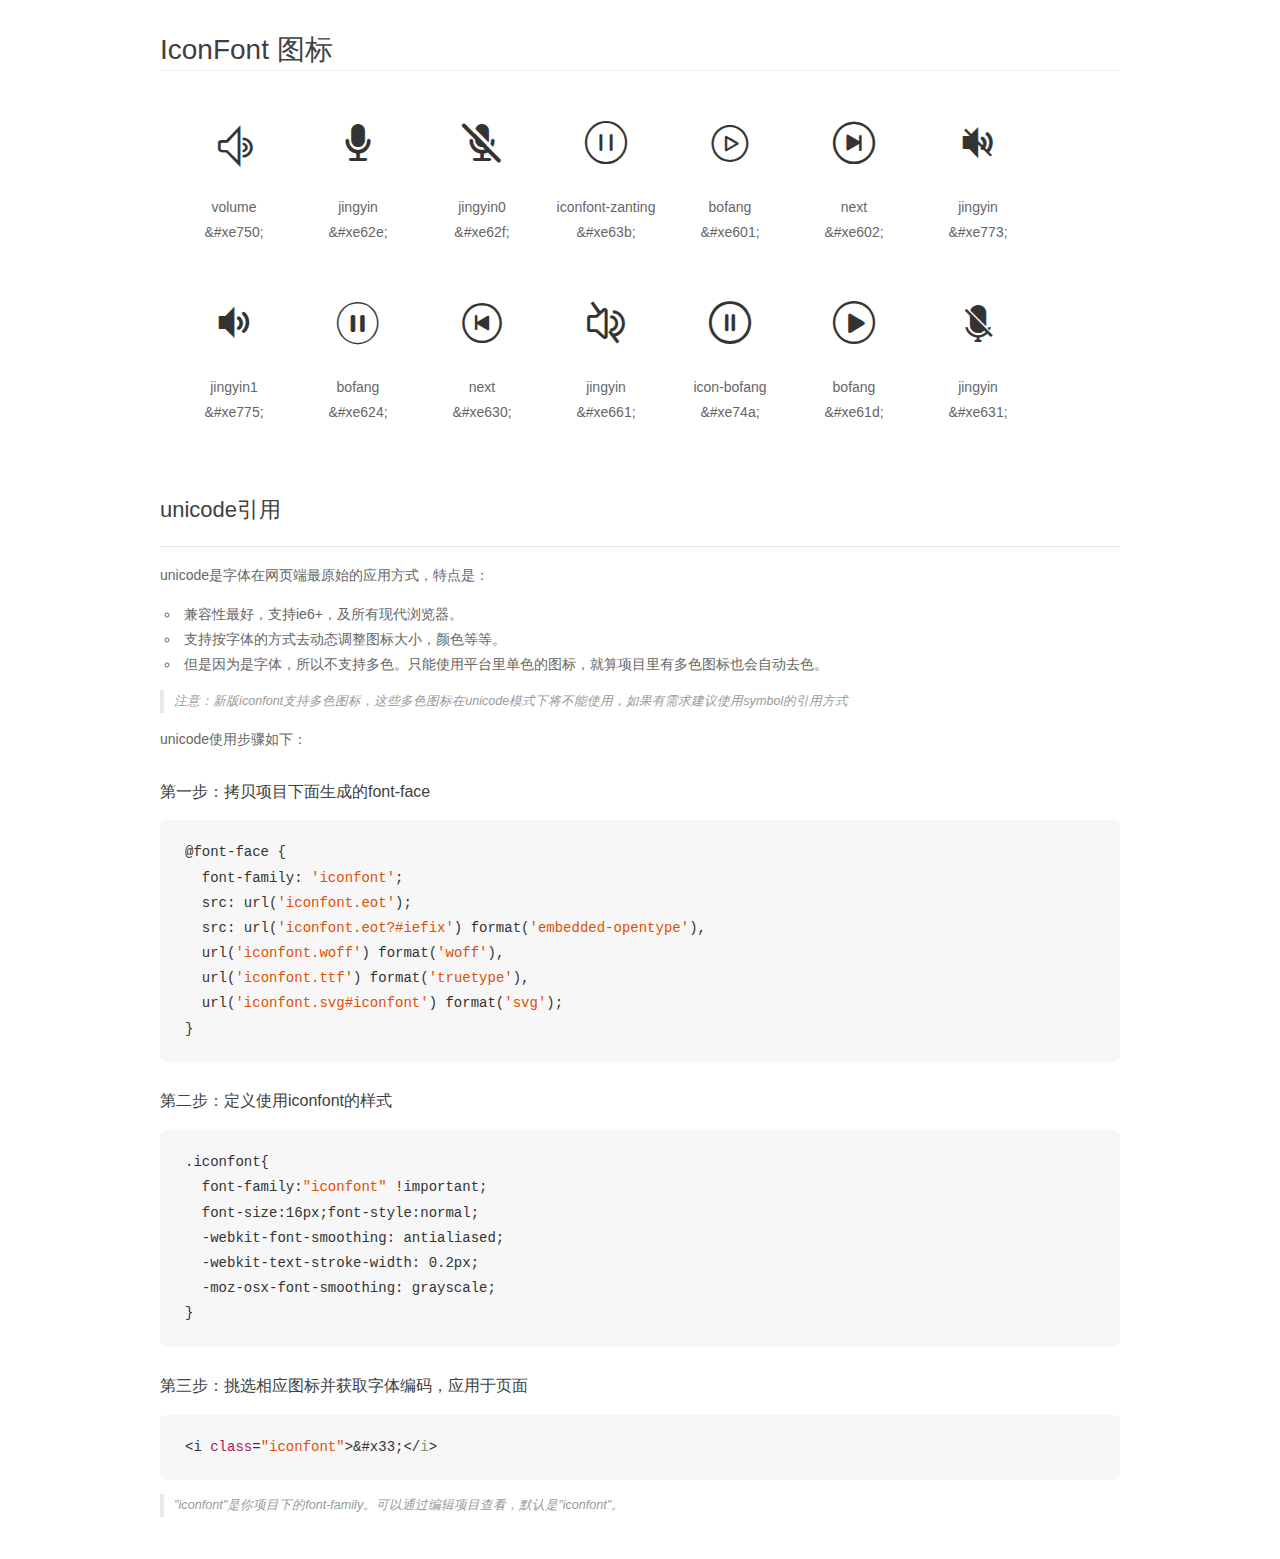
<file: audio/font/demo_unicode.html>
<!DOCTYPE html>
<html>
<head>
    <meta charset="utf-8"/>
    <title>IconFont</title>
    <link rel="stylesheet" href="demo.css">

    <style type="text/css">

        @font-face {font-family: "iconfont";
          src: url('iconfont.eot'); /* IE9*/
          src: url('iconfont.eot#iefix') format('embedded-opentype'), /* IE6-IE8 */
          url('iconfont.woff') format('woff'), /* chrome, firefox */
          url('iconfont.ttf') format('truetype'), /* chrome, firefox, opera, Safari, Android, iOS 4.2+*/
          url('iconfont.svg#iconfont') format('svg'); /* iOS 4.1- */
        }

        .iconfont {
          font-family:"iconfont" !important;
          font-size:16px;
          font-style:normal;
          -webkit-font-smoothing: antialiased;
          -webkit-text-stroke-width: 0.2px;
          -moz-osx-font-smoothing: grayscale;
        }

    </style>
</head>
<body>
    <div class="main markdown">
        <h1>IconFont 图标</h1>
        <ul class="icon_lists clear">
            
                <li>
                <i class="icon iconfont">&#xe750;</i>
                    <div class="name">volume</div>
                    <div class="code">&amp;#xe750;</div>
                </li>
            
                <li>
                <i class="icon iconfont">&#xe62e;</i>
                    <div class="name">jingyin</div>
                    <div class="code">&amp;#xe62e;</div>
                </li>
            
                <li>
                <i class="icon iconfont">&#xe62f;</i>
                    <div class="name">jingyin0</div>
                    <div class="code">&amp;#xe62f;</div>
                </li>
            
                <li>
                <i class="icon iconfont">&#xe63b;</i>
                    <div class="name">iconfont-zanting</div>
                    <div class="code">&amp;#xe63b;</div>
                </li>
            
                <li>
                <i class="icon iconfont">&#xe601;</i>
                    <div class="name">bofang</div>
                    <div class="code">&amp;#xe601;</div>
                </li>
            
                <li>
                <i class="icon iconfont">&#xe602;</i>
                    <div class="name">next</div>
                    <div class="code">&amp;#xe602;</div>
                </li>
            
                <li>
                <i class="icon iconfont">&#xe773;</i>
                    <div class="name">jingyin</div>
                    <div class="code">&amp;#xe773;</div>
                </li>
            
                <li>
                <i class="icon iconfont">&#xe775;</i>
                    <div class="name">jingyin1</div>
                    <div class="code">&amp;#xe775;</div>
                </li>
            
                <li>
                <i class="icon iconfont">&#xe624;</i>
                    <div class="name">bofang</div>
                    <div class="code">&amp;#xe624;</div>
                </li>
            
                <li>
                <i class="icon iconfont">&#xe630;</i>
                    <div class="name">next</div>
                    <div class="code">&amp;#xe630;</div>
                </li>
            
                <li>
                <i class="icon iconfont">&#xe661;</i>
                    <div class="name">jingyin</div>
                    <div class="code">&amp;#xe661;</div>
                </li>
            
                <li>
                <i class="icon iconfont">&#xe74a;</i>
                    <div class="name">icon-bofang</div>
                    <div class="code">&amp;#xe74a;</div>
                </li>
            
                <li>
                <i class="icon iconfont">&#xe61d;</i>
                    <div class="name">bofang</div>
                    <div class="code">&amp;#xe61d;</div>
                </li>
            
                <li>
                <i class="icon iconfont">&#xe631;</i>
                    <div class="name">jingyin</div>
                    <div class="code">&amp;#xe631;</div>
                </li>
            
        </ul>
        <h2 id="unicode-">unicode引用</h2>
        <hr>

        <p>unicode是字体在网页端最原始的应用方式，特点是：</p>
        <ul>
        <li>兼容性最好，支持ie6+，及所有现代浏览器。</li>
        <li>支持按字体的方式去动态调整图标大小，颜色等等。</li>
        <li>但是因为是字体，所以不支持多色。只能使用平台里单色的图标，就算项目里有多色图标也会自动去色。</li>
        </ul>
        <blockquote>
        <p>注意：新版iconfont支持多色图标，这些多色图标在unicode模式下将不能使用，如果有需求建议使用symbol的引用方式</p>
        </blockquote>
        <p>unicode使用步骤如下：</p>
        <h3 id="-font-face">第一步：拷贝项目下面生成的font-face</h3>
        <pre><code class="lang-js hljs javascript">@font-face {
  font-family: <span class="hljs-string">'iconfont'</span>;
  src: url(<span class="hljs-string">'iconfont.eot'</span>);
  src: url(<span class="hljs-string">'iconfont.eot?#iefix'</span>) format(<span class="hljs-string">'embedded-opentype'</span>),
  url(<span class="hljs-string">'iconfont.woff'</span>) format(<span class="hljs-string">'woff'</span>),
  url(<span class="hljs-string">'iconfont.ttf'</span>) format(<span class="hljs-string">'truetype'</span>),
  url(<span class="hljs-string">'iconfont.svg#iconfont'</span>) format(<span class="hljs-string">'svg'</span>);
}
</code></pre>
        <h3 id="-iconfont-">第二步：定义使用iconfont的样式</h3>
        <pre><code class="lang-js hljs javascript">.iconfont{
  font-family:<span class="hljs-string">"iconfont"</span> !important;
  font-size:<span class="hljs-number">16</span>px;font-style:normal;
  -webkit-font-smoothing: antialiased;
  -webkit-text-stroke-width: <span class="hljs-number">0.2</span>px;
  -moz-osx-font-smoothing: grayscale;
}
</code></pre>
        <h3 id="-">第三步：挑选相应图标并获取字体编码，应用于页面</h3>
        <pre><code class="lang-js hljs javascript">&lt;i <span class="hljs-class"><span class="hljs-keyword">class</span></span>=<span class="hljs-string">"iconfont"</span>&gt;&amp;#x33;<span class="xml"><span class="hljs-tag">&lt;/<span class="hljs-name">i</span>&gt;</span></span></code></pre>

        <blockquote>
        <p>"iconfont"是你项目下的font-family。可以通过编辑项目查看，默认是"iconfont"。</p>
        </blockquote>
    </div>


</body>
</html>
</file>
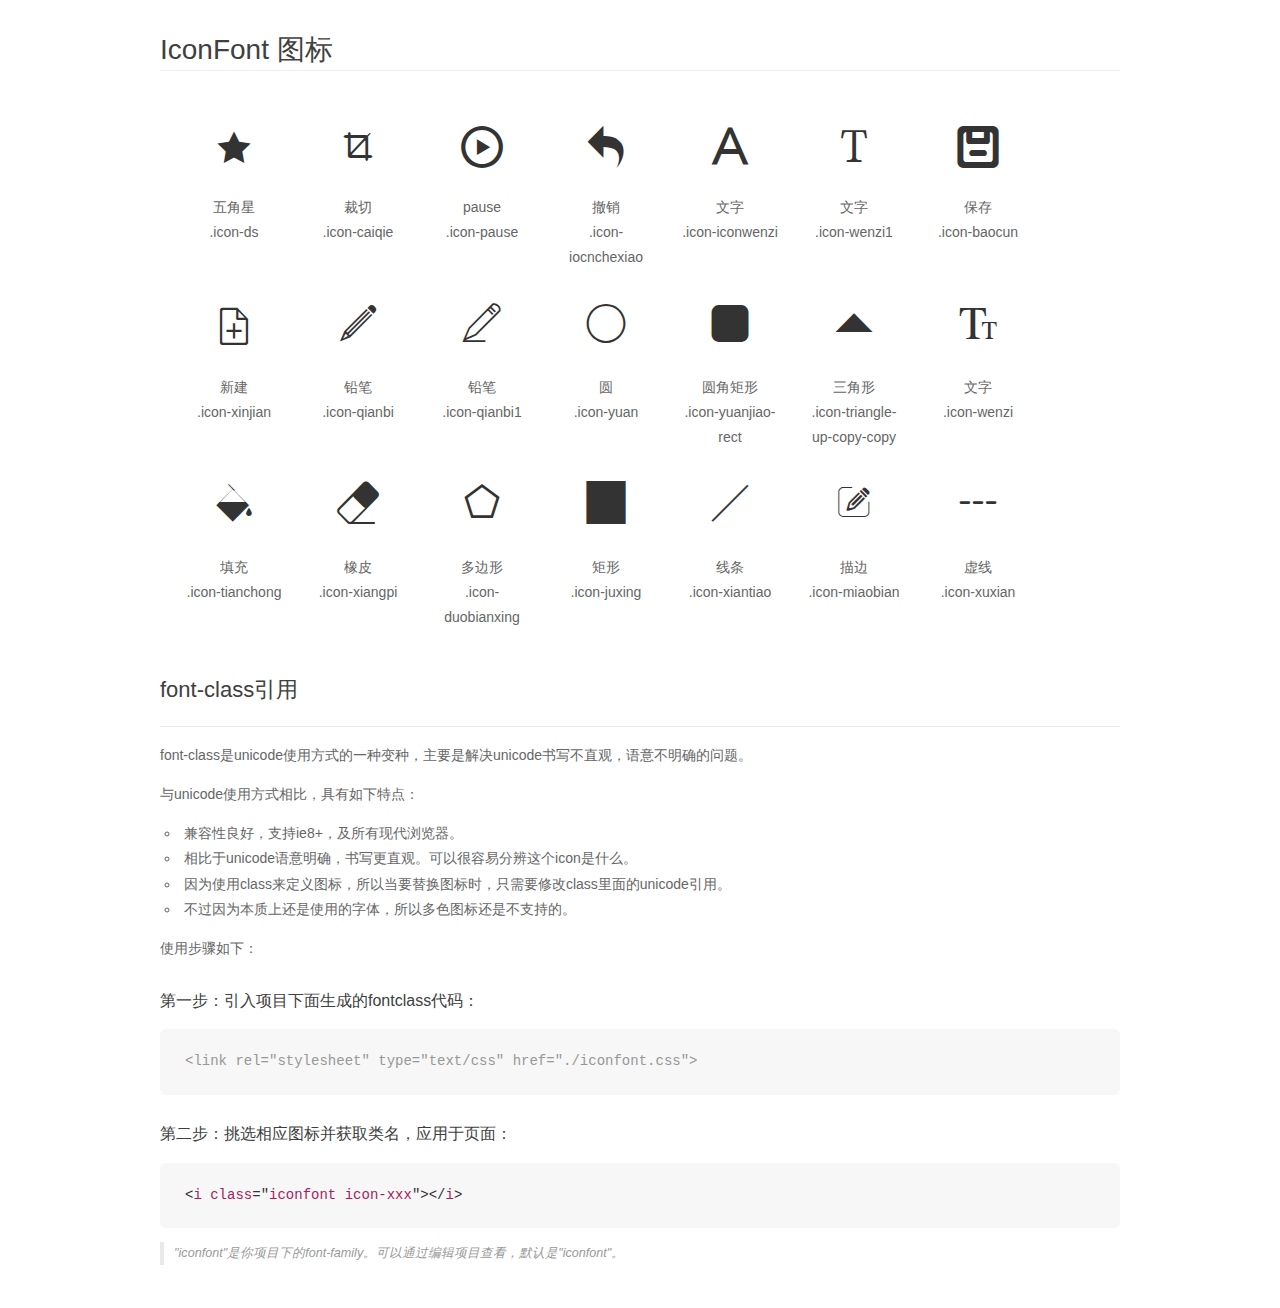
<file: palette/font/demo_fontclass.html>
<!DOCTYPE html>
<html>
<head>
    <meta charset="utf-8"/>
    <title>IconFont</title>
    <link rel="stylesheet" href="demo.css">
    <link rel="stylesheet" href="iconfont.css">
</head>
<body>
    <div class="main markdown">
        <h1>IconFont 图标</h1>
        <ul class="icon_lists clear">
            
                <li>
                <i class="icon iconfont icon-ds"></i>
                    <div class="name">五角星</div>
                    <div class="fontclass">.icon-ds</div>
                </li>
            
                <li>
                <i class="icon iconfont icon-caiqie"></i>
                    <div class="name">裁切</div>
                    <div class="fontclass">.icon-caiqie</div>
                </li>
            
                <li>
                <i class="icon iconfont icon-pause"></i>
                    <div class="name">pause</div>
                    <div class="fontclass">.icon-pause</div>
                </li>
            
                <li>
                <i class="icon iconfont icon-iocnchexiao"></i>
                    <div class="name">撤销</div>
                    <div class="fontclass">.icon-iocnchexiao</div>
                </li>
            
                <li>
                <i class="icon iconfont icon-iconwenzi"></i>
                    <div class="name">文字</div>
                    <div class="fontclass">.icon-iconwenzi</div>
                </li>
            
                <li>
                <i class="icon iconfont icon-wenzi1"></i>
                    <div class="name">文字</div>
                    <div class="fontclass">.icon-wenzi1</div>
                </li>
            
                <li>
                <i class="icon iconfont icon-baocun"></i>
                    <div class="name">保存</div>
                    <div class="fontclass">.icon-baocun</div>
                </li>
            
                <li>
                <i class="icon iconfont icon-xinjian"></i>
                    <div class="name">新建</div>
                    <div class="fontclass">.icon-xinjian</div>
                </li>
            
                <li>
                <i class="icon iconfont icon-qianbi"></i>
                    <div class="name">铅笔</div>
                    <div class="fontclass">.icon-qianbi</div>
                </li>
            
                <li>
                <i class="icon iconfont icon-qianbi1"></i>
                    <div class="name">铅笔</div>
                    <div class="fontclass">.icon-qianbi1</div>
                </li>
            
                <li>
                <i class="icon iconfont icon-yuan"></i>
                    <div class="name">圆</div>
                    <div class="fontclass">.icon-yuan</div>
                </li>
            
                <li>
                <i class="icon iconfont icon-yuanjiao-rect"></i>
                    <div class="name">圆角矩形</div>
                    <div class="fontclass">.icon-yuanjiao-rect</div>
                </li>
            
                <li>
                <i class="icon iconfont icon-triangle-up-copy-copy"></i>
                    <div class="name">三角形</div>
                    <div class="fontclass">.icon-triangle-up-copy-copy</div>
                </li>
            
                <li>
                <i class="icon iconfont icon-wenzi"></i>
                    <div class="name">文字</div>
                    <div class="fontclass">.icon-wenzi</div>
                </li>
            
                <li>
                <i class="icon iconfont icon-tianchong"></i>
                    <div class="name">填充</div>
                    <div class="fontclass">.icon-tianchong</div>
                </li>
            
                <li>
                <i class="icon iconfont icon-xiangpi"></i>
                    <div class="name">橡皮</div>
                    <div class="fontclass">.icon-xiangpi</div>
                </li>
            
                <li>
                <i class="icon iconfont icon-duobianxing"></i>
                    <div class="name">多边形</div>
                    <div class="fontclass">.icon-duobianxing</div>
                </li>
            
                <li>
                <i class="icon iconfont icon-juxing"></i>
                    <div class="name">矩形</div>
                    <div class="fontclass">.icon-juxing</div>
                </li>
            
                <li>
                <i class="icon iconfont icon-xiantiao"></i>
                    <div class="name">线条</div>
                    <div class="fontclass">.icon-xiantiao</div>
                </li>
            
                <li>
                <i class="icon iconfont icon-miaobian"></i>
                    <div class="name">描边</div>
                    <div class="fontclass">.icon-miaobian</div>
                </li>
            
                <li>
                <i class="icon iconfont icon-xuxian"></i>
                    <div class="name">虚线</div>
                    <div class="fontclass">.icon-xuxian</div>
                </li>
            
        </ul>

        <h2 id="font-class-">font-class引用</h2>
        <hr>

        <p>font-class是unicode使用方式的一种变种，主要是解决unicode书写不直观，语意不明确的问题。</p>
        <p>与unicode使用方式相比，具有如下特点：</p>
        <ul>
        <li>兼容性良好，支持ie8+，及所有现代浏览器。</li>
        <li>相比于unicode语意明确，书写更直观。可以很容易分辨这个icon是什么。</li>
        <li>因为使用class来定义图标，所以当要替换图标时，只需要修改class里面的unicode引用。</li>
        <li>不过因为本质上还是使用的字体，所以多色图标还是不支持的。</li>
        </ul>
        <p>使用步骤如下：</p>
        <h3 id="-fontclass-">第一步：引入项目下面生成的fontclass代码：</h3>


        <pre><code class="lang-js hljs javascript"><span class="hljs-comment">&lt;link rel="stylesheet" type="text/css" href="./iconfont.css"&gt;</span></code></pre>
        <h3 id="-">第二步：挑选相应图标并获取类名，应用于页面：</h3>
        <pre><code class="lang-css hljs">&lt;<span class="hljs-selector-tag">i</span> <span class="hljs-selector-tag">class</span>="<span class="hljs-selector-tag">iconfont</span> <span class="hljs-selector-tag">icon-xxx</span>"&gt;&lt;/<span class="hljs-selector-tag">i</span>&gt;</code></pre>
        <blockquote>
        <p>"iconfont"是你项目下的font-family。可以通过编辑项目查看，默认是"iconfont"。</p>
        </blockquote>
    </div>
</body>
</html>
</file>
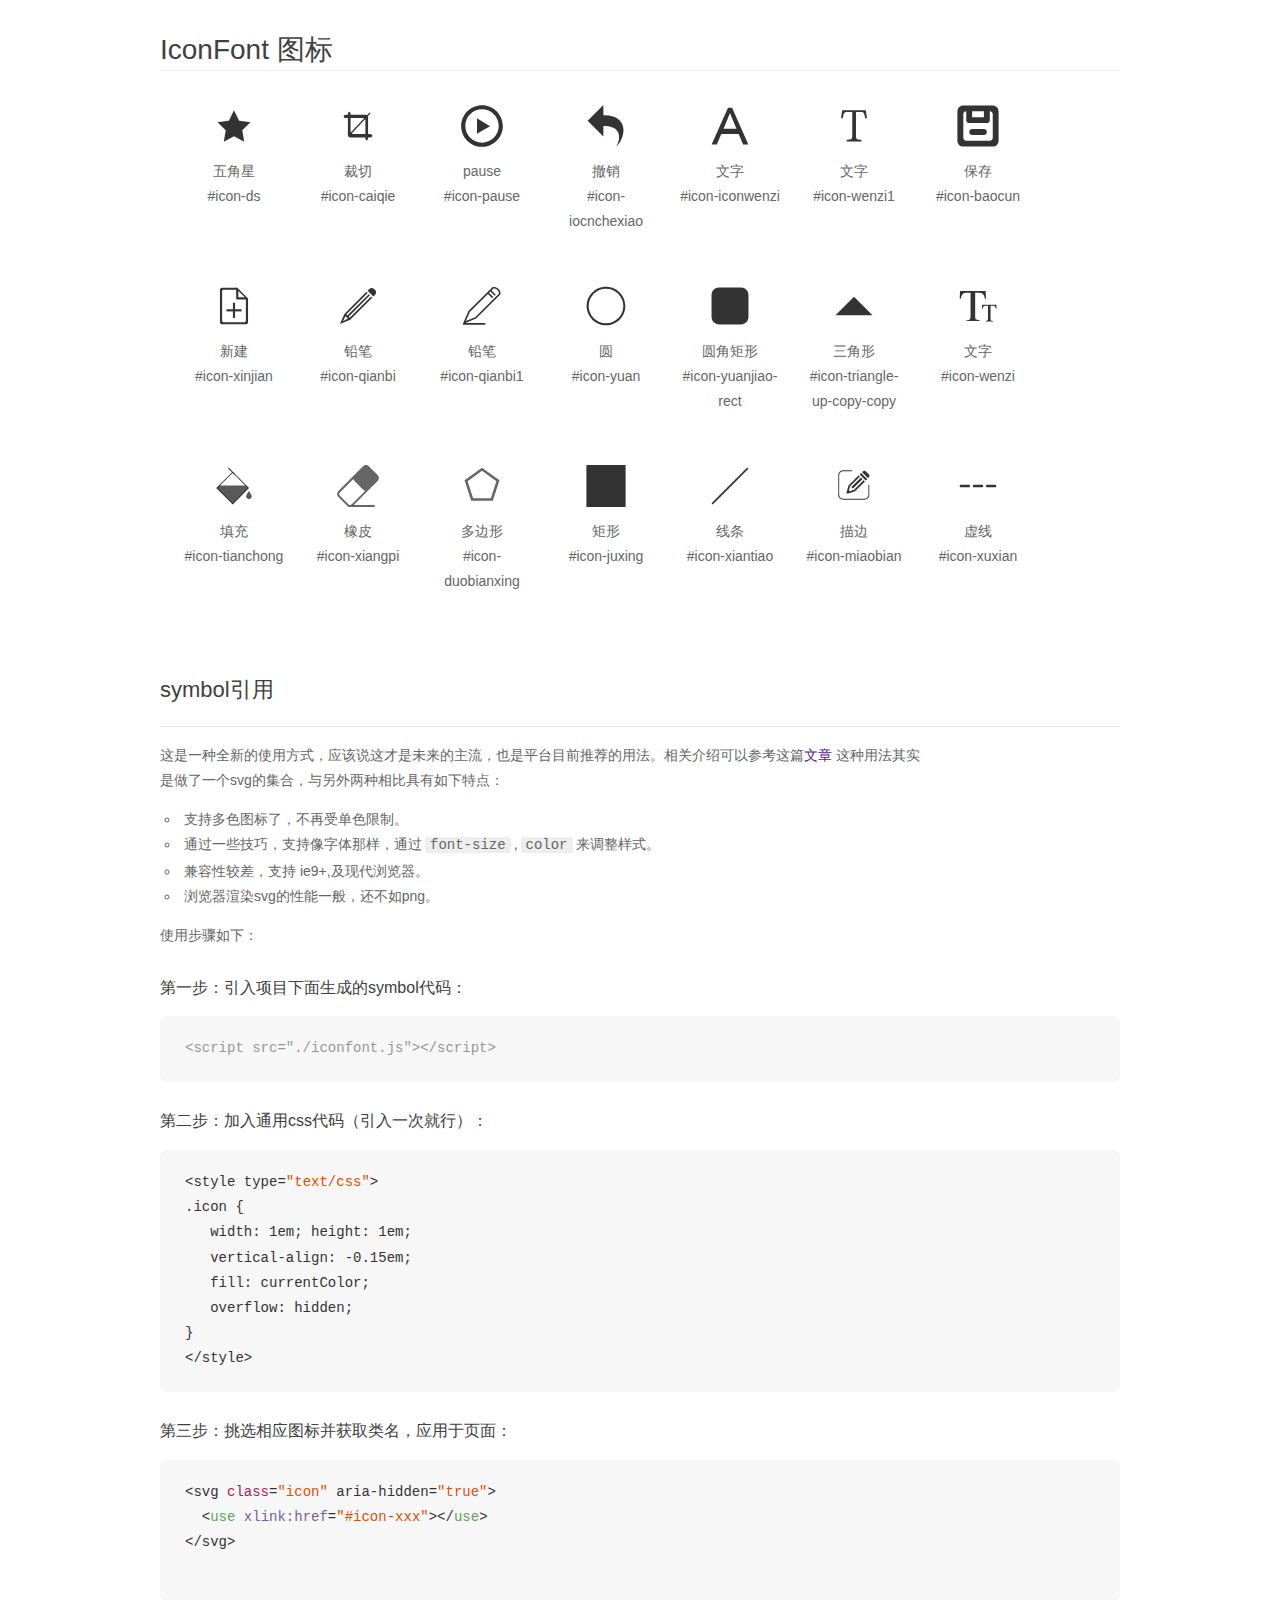
<file: palette/font/demo_symbol.html>
<!DOCTYPE html>
<html>
<head>
    <meta charset="utf-8"/>
    <title>IconFont</title>
    <link rel="stylesheet" href="demo.css">
    <script src="iconfont.js"></script>

    <style type="text/css">
        .icon {
          /* 通过设置 font-size 来改变图标大小 */
          width: 1em; height: 1em;
          /* 图标和文字相邻时，垂直对齐 */
          vertical-align: -0.15em;
          /* 通过设置 color 来改变 SVG 的颜色/fill */
          fill: currentColor;
          /* path 和 stroke 溢出 viewBox 部分在 IE 下会显示
             normalize.css 中也包含这行 */
          overflow: hidden;
        }

    </style>
</head>
<body>
    <div class="main markdown">
        <h1>IconFont 图标</h1>
        <ul class="icon_lists clear">
            
                <li>
                    <svg class="icon" aria-hidden="true">
                        <use xlink:href="#icon-ds"></use>
                    </svg>
                    <div class="name">五角星</div>
                    <div class="fontclass">#icon-ds</div>
                </li>
            
                <li>
                    <svg class="icon" aria-hidden="true">
                        <use xlink:href="#icon-caiqie"></use>
                    </svg>
                    <div class="name">裁切</div>
                    <div class="fontclass">#icon-caiqie</div>
                </li>
            
                <li>
                    <svg class="icon" aria-hidden="true">
                        <use xlink:href="#icon-pause"></use>
                    </svg>
                    <div class="name">pause</div>
                    <div class="fontclass">#icon-pause</div>
                </li>
            
                <li>
                    <svg class="icon" aria-hidden="true">
                        <use xlink:href="#icon-iocnchexiao"></use>
                    </svg>
                    <div class="name">撤销</div>
                    <div class="fontclass">#icon-iocnchexiao</div>
                </li>
            
                <li>
                    <svg class="icon" aria-hidden="true">
                        <use xlink:href="#icon-iconwenzi"></use>
                    </svg>
                    <div class="name">文字</div>
                    <div class="fontclass">#icon-iconwenzi</div>
                </li>
            
                <li>
                    <svg class="icon" aria-hidden="true">
                        <use xlink:href="#icon-wenzi1"></use>
                    </svg>
                    <div class="name">文字</div>
                    <div class="fontclass">#icon-wenzi1</div>
                </li>
            
                <li>
                    <svg class="icon" aria-hidden="true">
                        <use xlink:href="#icon-baocun"></use>
                    </svg>
                    <div class="name">保存</div>
                    <div class="fontclass">#icon-baocun</div>
                </li>
            
                <li>
                    <svg class="icon" aria-hidden="true">
                        <use xlink:href="#icon-xinjian"></use>
                    </svg>
                    <div class="name">新建</div>
                    <div class="fontclass">#icon-xinjian</div>
                </li>
            
                <li>
                    <svg class="icon" aria-hidden="true">
                        <use xlink:href="#icon-qianbi"></use>
                    </svg>
                    <div class="name">铅笔</div>
                    <div class="fontclass">#icon-qianbi</div>
                </li>
            
                <li>
                    <svg class="icon" aria-hidden="true">
                        <use xlink:href="#icon-qianbi1"></use>
                    </svg>
                    <div class="name">铅笔</div>
                    <div class="fontclass">#icon-qianbi1</div>
                </li>
            
                <li>
                    <svg class="icon" aria-hidden="true">
                        <use xlink:href="#icon-yuan"></use>
                    </svg>
                    <div class="name">圆</div>
                    <div class="fontclass">#icon-yuan</div>
                </li>
            
                <li>
                    <svg class="icon" aria-hidden="true">
                        <use xlink:href="#icon-yuanjiao-rect"></use>
                    </svg>
                    <div class="name">圆角矩形</div>
                    <div class="fontclass">#icon-yuanjiao-rect</div>
                </li>
            
                <li>
                    <svg class="icon" aria-hidden="true">
                        <use xlink:href="#icon-triangle-up-copy-copy"></use>
                    </svg>
                    <div class="name">三角形</div>
                    <div class="fontclass">#icon-triangle-up-copy-copy</div>
                </li>
            
                <li>
                    <svg class="icon" aria-hidden="true">
                        <use xlink:href="#icon-wenzi"></use>
                    </svg>
                    <div class="name">文字</div>
                    <div class="fontclass">#icon-wenzi</div>
                </li>
            
                <li>
                    <svg class="icon" aria-hidden="true">
                        <use xlink:href="#icon-tianchong"></use>
                    </svg>
                    <div class="name">填充</div>
                    <div class="fontclass">#icon-tianchong</div>
                </li>
            
                <li>
                    <svg class="icon" aria-hidden="true">
                        <use xlink:href="#icon-xiangpi"></use>
                    </svg>
                    <div class="name">橡皮</div>
                    <div class="fontclass">#icon-xiangpi</div>
                </li>
            
                <li>
                    <svg class="icon" aria-hidden="true">
                        <use xlink:href="#icon-duobianxing"></use>
                    </svg>
                    <div class="name">多边形</div>
                    <div class="fontclass">#icon-duobianxing</div>
                </li>
            
                <li>
                    <svg class="icon" aria-hidden="true">
                        <use xlink:href="#icon-juxing"></use>
                    </svg>
                    <div class="name">矩形</div>
                    <div class="fontclass">#icon-juxing</div>
                </li>
            
                <li>
                    <svg class="icon" aria-hidden="true">
                        <use xlink:href="#icon-xiantiao"></use>
                    </svg>
                    <div class="name">线条</div>
                    <div class="fontclass">#icon-xiantiao</div>
                </li>
            
                <li>
                    <svg class="icon" aria-hidden="true">
                        <use xlink:href="#icon-miaobian"></use>
                    </svg>
                    <div class="name">描边</div>
                    <div class="fontclass">#icon-miaobian</div>
                </li>
            
                <li>
                    <svg class="icon" aria-hidden="true">
                        <use xlink:href="#icon-xuxian"></use>
                    </svg>
                    <div class="name">虚线</div>
                    <div class="fontclass">#icon-xuxian</div>
                </li>
            
        </ul>


        <h2 id="symbol-">symbol引用</h2>
        <hr>

        <p>这是一种全新的使用方式，应该说这才是未来的主流，也是平台目前推荐的用法。相关介绍可以参考这篇<a href="">文章</a>
        这种用法其实是做了一个svg的集合，与另外两种相比具有如下特点：</p>
        <ul>
          <li>支持多色图标了，不再受单色限制。</li>
          <li>通过一些技巧，支持像字体那样，通过<code>font-size</code>,<code>color</code>来调整样式。</li>
          <li>兼容性较差，支持 ie9+,及现代浏览器。</li>
          <li>浏览器渲染svg的性能一般，还不如png。</li>
        </ul>
        <p>使用步骤如下：</p>
        <h3 id="-symbol-">第一步：引入项目下面生成的symbol代码：</h3>
        <pre><code class="lang-js hljs javascript"><span class="hljs-comment">&lt;script src="./iconfont.js"&gt;&lt;/script&gt;</span></code></pre>
        <h3 id="-css-">第二步：加入通用css代码（引入一次就行）：</h3>
        <pre><code class="lang-js hljs javascript">&lt;style type=<span class="hljs-string">"text/css"</span>&gt;
.icon {
   width: <span class="hljs-number">1</span>em; height: <span class="hljs-number">1</span>em;
   vertical-align: <span class="hljs-number">-0.15</span>em;
   fill: currentColor;
   overflow: hidden;
}
&lt;<span class="hljs-regexp">/style&gt;</span></code></pre>
        <h3 id="-">第三步：挑选相应图标并获取类名，应用于页面：</h3>
        <pre><code class="lang-js hljs javascript">&lt;svg <span class="hljs-class"><span class="hljs-keyword">class</span></span>=<span class="hljs-string">"icon"</span> aria-hidden=<span class="hljs-string">"true"</span>&gt;<span class="xml"><span class="hljs-tag">
  &lt;<span class="hljs-name">use</span> <span class="hljs-attr">xlink:href</span>=<span class="hljs-string">"#icon-xxx"</span>&gt;</span><span class="hljs-tag">&lt;/<span class="hljs-name">use</span>&gt;</span>
</span>&lt;<span class="hljs-regexp">/svg&gt;
        </span></code></pre>
    </div>
</body>
</html>
</file>
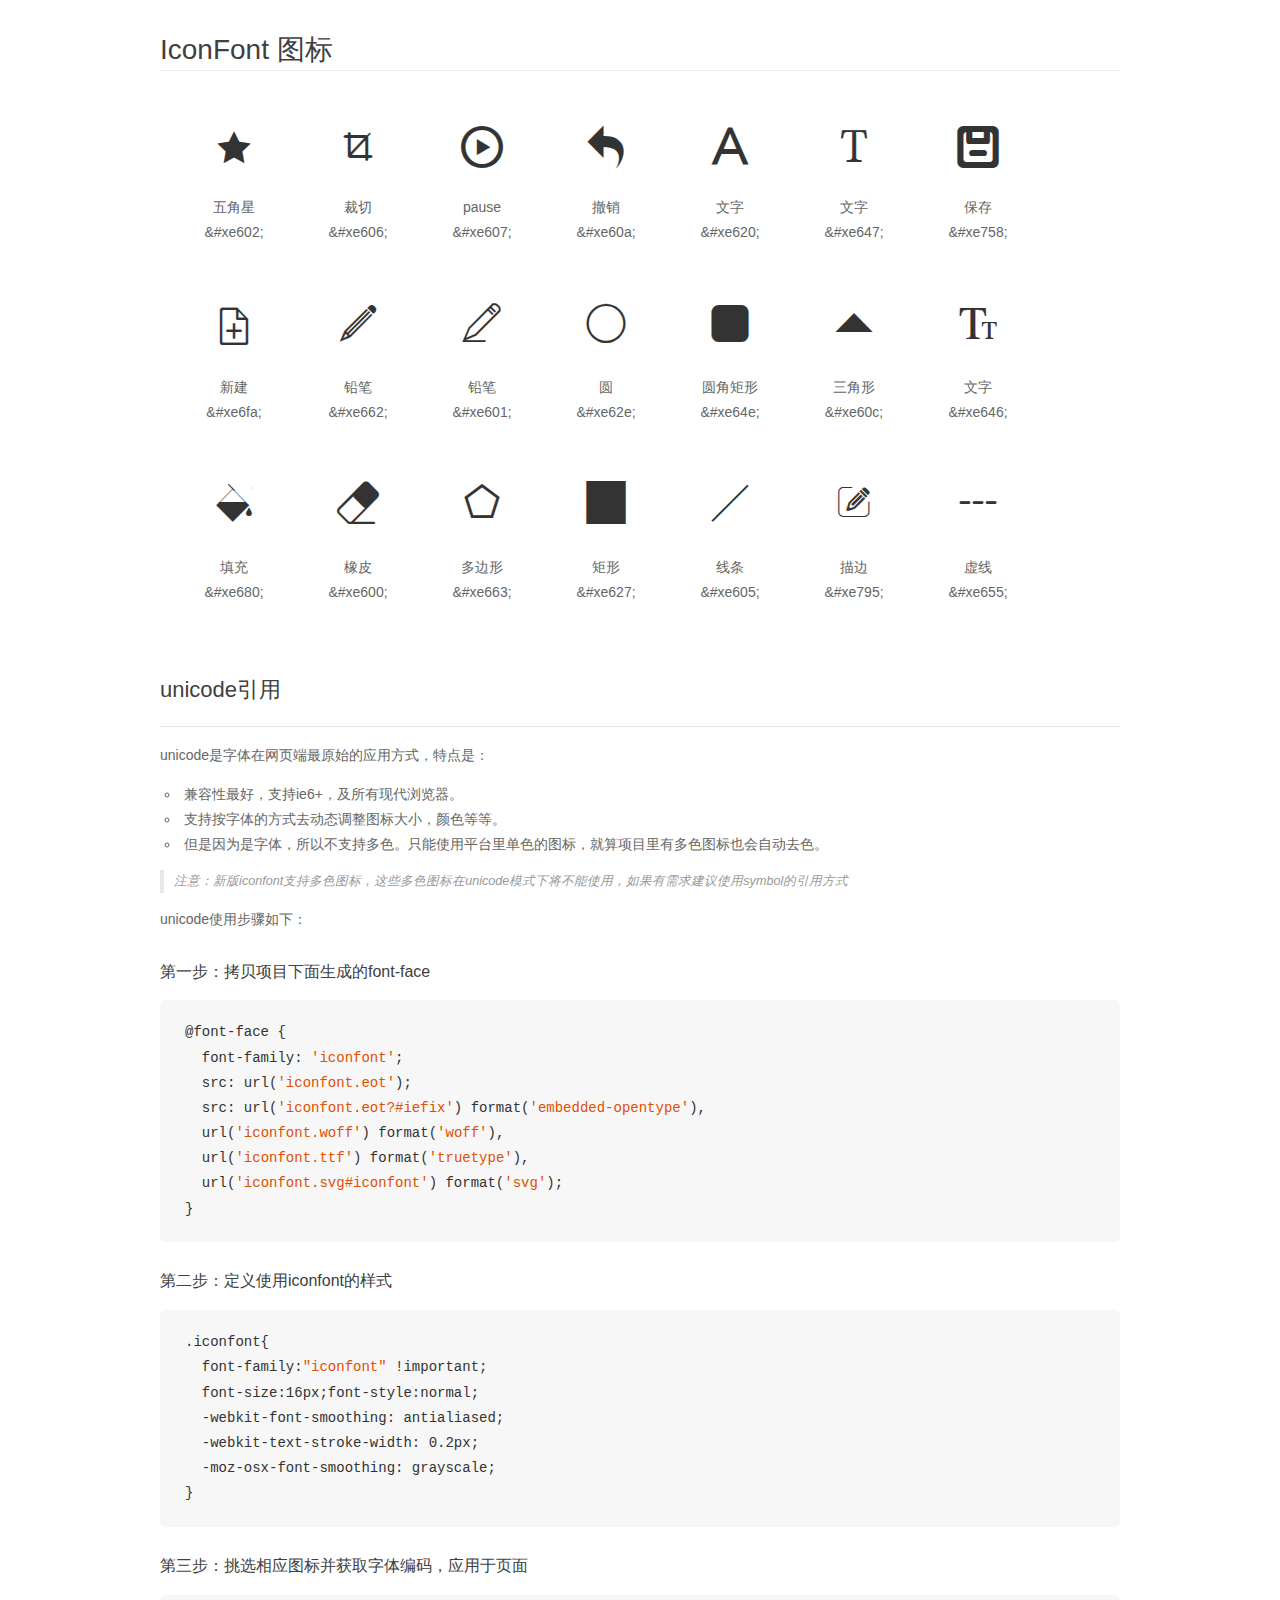
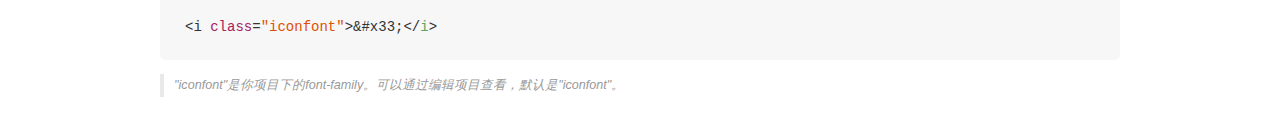
<file: palette/font/demo_unicode.html>
<!DOCTYPE html>
<html>
<head>
    <meta charset="utf-8"/>
    <title>IconFont</title>
    <link rel="stylesheet" href="demo.css">

    <style type="text/css">

        @font-face {font-family: "iconfont";
          src: url('iconfont.eot'); /* IE9*/
          src: url('iconfont.eot#iefix') format('embedded-opentype'), /* IE6-IE8 */
          url('iconfont.woff') format('woff'), /* chrome, firefox */
          url('iconfont.ttf') format('truetype'), /* chrome, firefox, opera, Safari, Android, iOS 4.2+*/
          url('iconfont.svg#iconfont') format('svg'); /* iOS 4.1- */
        }

        .iconfont {
          font-family:"iconfont" !important;
          font-size:16px;
          font-style:normal;
          -webkit-font-smoothing: antialiased;
          -webkit-text-stroke-width: 0.2px;
          -moz-osx-font-smoothing: grayscale;
        }

    </style>
</head>
<body>
    <div class="main markdown">
        <h1>IconFont 图标</h1>
        <ul class="icon_lists clear">
            
                <li>
                <i class="icon iconfont">&#xe602;</i>
                    <div class="name">五角星</div>
                    <div class="code">&amp;#xe602;</div>
                </li>
            
                <li>
                <i class="icon iconfont">&#xe606;</i>
                    <div class="name">裁切</div>
                    <div class="code">&amp;#xe606;</div>
                </li>
            
                <li>
                <i class="icon iconfont">&#xe607;</i>
                    <div class="name">pause</div>
                    <div class="code">&amp;#xe607;</div>
                </li>
            
                <li>
                <i class="icon iconfont">&#xe60a;</i>
                    <div class="name">撤销</div>
                    <div class="code">&amp;#xe60a;</div>
                </li>
            
                <li>
                <i class="icon iconfont">&#xe620;</i>
                    <div class="name">文字</div>
                    <div class="code">&amp;#xe620;</div>
                </li>
            
                <li>
                <i class="icon iconfont">&#xe647;</i>
                    <div class="name">文字</div>
                    <div class="code">&amp;#xe647;</div>
                </li>
            
                <li>
                <i class="icon iconfont">&#xe758;</i>
                    <div class="name">保存</div>
                    <div class="code">&amp;#xe758;</div>
                </li>
            
                <li>
                <i class="icon iconfont">&#xe6fa;</i>
                    <div class="name">新建</div>
                    <div class="code">&amp;#xe6fa;</div>
                </li>
            
                <li>
                <i class="icon iconfont">&#xe662;</i>
                    <div class="name">铅笔</div>
                    <div class="code">&amp;#xe662;</div>
                </li>
            
                <li>
                <i class="icon iconfont">&#xe601;</i>
                    <div class="name">铅笔</div>
                    <div class="code">&amp;#xe601;</div>
                </li>
            
                <li>
                <i class="icon iconfont">&#xe62e;</i>
                    <div class="name">圆</div>
                    <div class="code">&amp;#xe62e;</div>
                </li>
            
                <li>
                <i class="icon iconfont">&#xe64e;</i>
                    <div class="name">圆角矩形</div>
                    <div class="code">&amp;#xe64e;</div>
                </li>
            
                <li>
                <i class="icon iconfont">&#xe60c;</i>
                    <div class="name">三角形</div>
                    <div class="code">&amp;#xe60c;</div>
                </li>
            
                <li>
                <i class="icon iconfont">&#xe646;</i>
                    <div class="name">文字</div>
                    <div class="code">&amp;#xe646;</div>
                </li>
            
                <li>
                <i class="icon iconfont">&#xe680;</i>
                    <div class="name">填充</div>
                    <div class="code">&amp;#xe680;</div>
                </li>
            
                <li>
                <i class="icon iconfont">&#xe600;</i>
                    <div class="name">橡皮</div>
                    <div class="code">&amp;#xe600;</div>
                </li>
            
                <li>
                <i class="icon iconfont">&#xe663;</i>
                    <div class="name">多边形</div>
                    <div class="code">&amp;#xe663;</div>
                </li>
            
                <li>
                <i class="icon iconfont">&#xe627;</i>
                    <div class="name">矩形</div>
                    <div class="code">&amp;#xe627;</div>
                </li>
            
                <li>
                <i class="icon iconfont">&#xe605;</i>
                    <div class="name">线条</div>
                    <div class="code">&amp;#xe605;</div>
                </li>
            
                <li>
                <i class="icon iconfont">&#xe795;</i>
                    <div class="name">描边</div>
                    <div class="code">&amp;#xe795;</div>
                </li>
            
                <li>
                <i class="icon iconfont">&#xe655;</i>
                    <div class="name">虚线</div>
                    <div class="code">&amp;#xe655;</div>
                </li>
            
        </ul>
        <h2 id="unicode-">unicode引用</h2>
        <hr>

        <p>unicode是字体在网页端最原始的应用方式，特点是：</p>
        <ul>
        <li>兼容性最好，支持ie6+，及所有现代浏览器。</li>
        <li>支持按字体的方式去动态调整图标大小，颜色等等。</li>
        <li>但是因为是字体，所以不支持多色。只能使用平台里单色的图标，就算项目里有多色图标也会自动去色。</li>
        </ul>
        <blockquote>
        <p>注意：新版iconfont支持多色图标，这些多色图标在unicode模式下将不能使用，如果有需求建议使用symbol的引用方式</p>
        </blockquote>
        <p>unicode使用步骤如下：</p>
        <h3 id="-font-face">第一步：拷贝项目下面生成的font-face</h3>
        <pre><code class="lang-js hljs javascript">@font-face {
  font-family: <span class="hljs-string">'iconfont'</span>;
  src: url(<span class="hljs-string">'iconfont.eot'</span>);
  src: url(<span class="hljs-string">'iconfont.eot?#iefix'</span>) format(<span class="hljs-string">'embedded-opentype'</span>),
  url(<span class="hljs-string">'iconfont.woff'</span>) format(<span class="hljs-string">'woff'</span>),
  url(<span class="hljs-string">'iconfont.ttf'</span>) format(<span class="hljs-string">'truetype'</span>),
  url(<span class="hljs-string">'iconfont.svg#iconfont'</span>) format(<span class="hljs-string">'svg'</span>);
}
</code></pre>
        <h3 id="-iconfont-">第二步：定义使用iconfont的样式</h3>
        <pre><code class="lang-js hljs javascript">.iconfont{
  font-family:<span class="hljs-string">"iconfont"</span> !important;
  font-size:<span class="hljs-number">16</span>px;font-style:normal;
  -webkit-font-smoothing: antialiased;
  -webkit-text-stroke-width: <span class="hljs-number">0.2</span>px;
  -moz-osx-font-smoothing: grayscale;
}
</code></pre>
        <h3 id="-">第三步：挑选相应图标并获取字体编码，应用于页面</h3>
        <pre><code class="lang-js hljs javascript">&lt;i <span class="hljs-class"><span class="hljs-keyword">class</span></span>=<span class="hljs-string">"iconfont"</span>&gt;&amp;#x33;<span class="xml"><span class="hljs-tag">&lt;/<span class="hljs-name">i</span>&gt;</span></span></code></pre>

        <blockquote>
        <p>"iconfont"是你项目下的font-family。可以通过编辑项目查看，默认是"iconfont"。</p>
        </blockquote>
    </div>


</body>
</html>
</file>
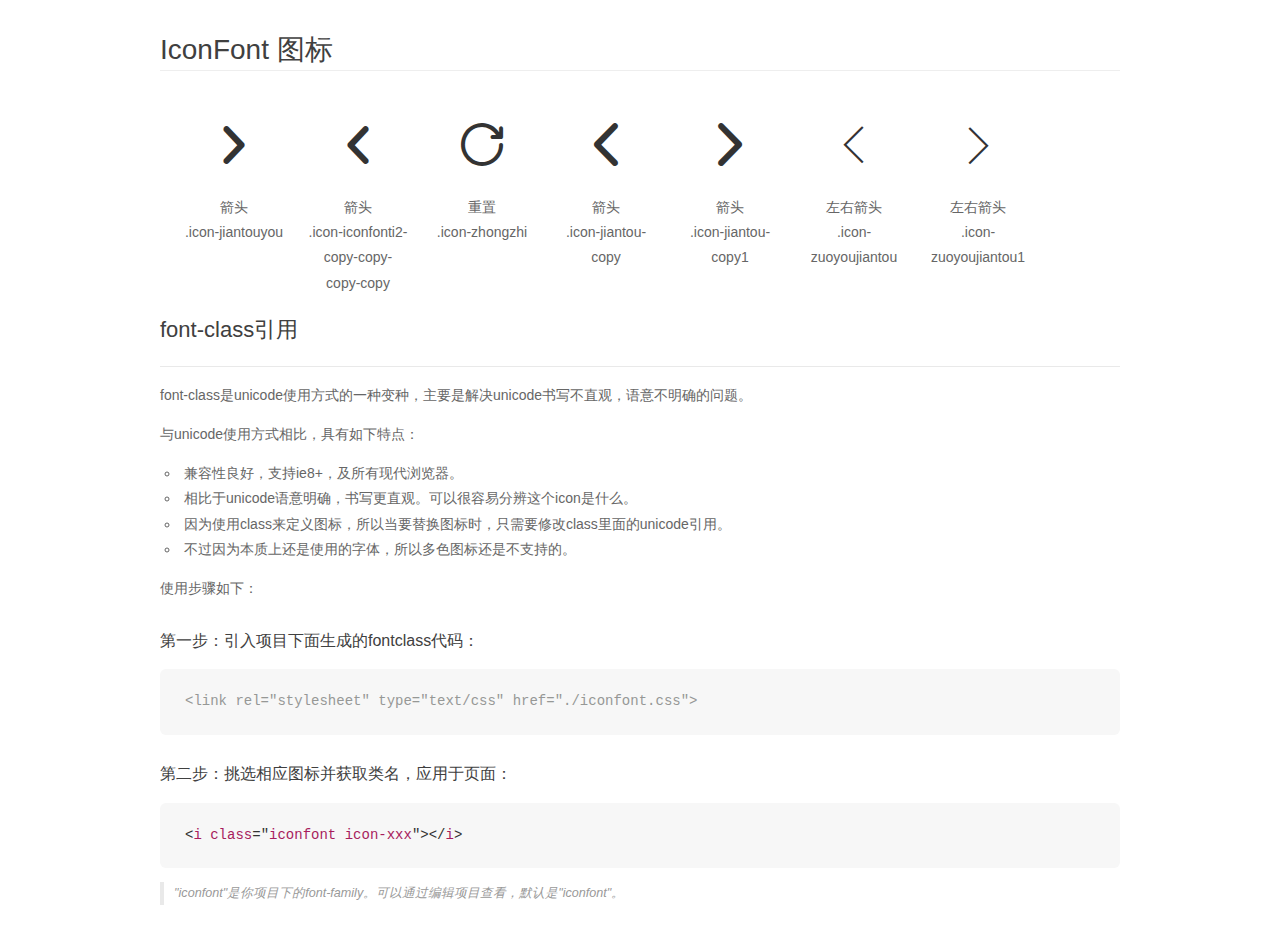
<file: poke/font/demo_fontclass.html>
<!DOCTYPE html>
<html>
<head>
    <meta charset="utf-8"/>
    <title>IconFont</title>
    <link rel="stylesheet" href="demo.css">
    <link rel="stylesheet" href="iconfont.css">
</head>
<body>
    <div class="main markdown">
        <h1>IconFont 图标</h1>
        <ul class="icon_lists clear">
            
                <li>
                <i class="icon iconfont icon-jiantouyou"></i>
                    <div class="name">箭头</div>
                    <div class="fontclass">.icon-jiantouyou</div>
                </li>
            
                <li>
                <i class="icon iconfont icon-iconfonti2-copy-copy-copy-copy"></i>
                    <div class="name">箭头</div>
                    <div class="fontclass">.icon-iconfonti2-copy-copy-copy-copy</div>
                </li>
            
                <li>
                <i class="icon iconfont icon-zhongzhi"></i>
                    <div class="name">重置</div>
                    <div class="fontclass">.icon-zhongzhi</div>
                </li>
            
                <li>
                <i class="icon iconfont icon-jiantou-copy"></i>
                    <div class="name">箭头</div>
                    <div class="fontclass">.icon-jiantou-copy</div>
                </li>
            
                <li>
                <i class="icon iconfont icon-jiantou-copy1"></i>
                    <div class="name">箭头</div>
                    <div class="fontclass">.icon-jiantou-copy1</div>
                </li>
            
                <li>
                <i class="icon iconfont icon-zuoyoujiantou"></i>
                    <div class="name">左右箭头</div>
                    <div class="fontclass">.icon-zuoyoujiantou</div>
                </li>
            
                <li>
                <i class="icon iconfont icon-zuoyoujiantou1"></i>
                    <div class="name">左右箭头</div>
                    <div class="fontclass">.icon-zuoyoujiantou1</div>
                </li>
            
        </ul>

        <h2 id="font-class-">font-class引用</h2>
        <hr>

        <p>font-class是unicode使用方式的一种变种，主要是解决unicode书写不直观，语意不明确的问题。</p>
        <p>与unicode使用方式相比，具有如下特点：</p>
        <ul>
        <li>兼容性良好，支持ie8+，及所有现代浏览器。</li>
        <li>相比于unicode语意明确，书写更直观。可以很容易分辨这个icon是什么。</li>
        <li>因为使用class来定义图标，所以当要替换图标时，只需要修改class里面的unicode引用。</li>
        <li>不过因为本质上还是使用的字体，所以多色图标还是不支持的。</li>
        </ul>
        <p>使用步骤如下：</p>
        <h3 id="-fontclass-">第一步：引入项目下面生成的fontclass代码：</h3>


        <pre><code class="lang-js hljs javascript"><span class="hljs-comment">&lt;link rel="stylesheet" type="text/css" href="./iconfont.css"&gt;</span></code></pre>
        <h3 id="-">第二步：挑选相应图标并获取类名，应用于页面：</h3>
        <pre><code class="lang-css hljs">&lt;<span class="hljs-selector-tag">i</span> <span class="hljs-selector-tag">class</span>="<span class="hljs-selector-tag">iconfont</span> <span class="hljs-selector-tag">icon-xxx</span>"&gt;&lt;/<span class="hljs-selector-tag">i</span>&gt;</code></pre>
        <blockquote>
        <p>"iconfont"是你项目下的font-family。可以通过编辑项目查看，默认是"iconfont"。</p>
        </blockquote>
    </div>
</body>
</html>
</file>
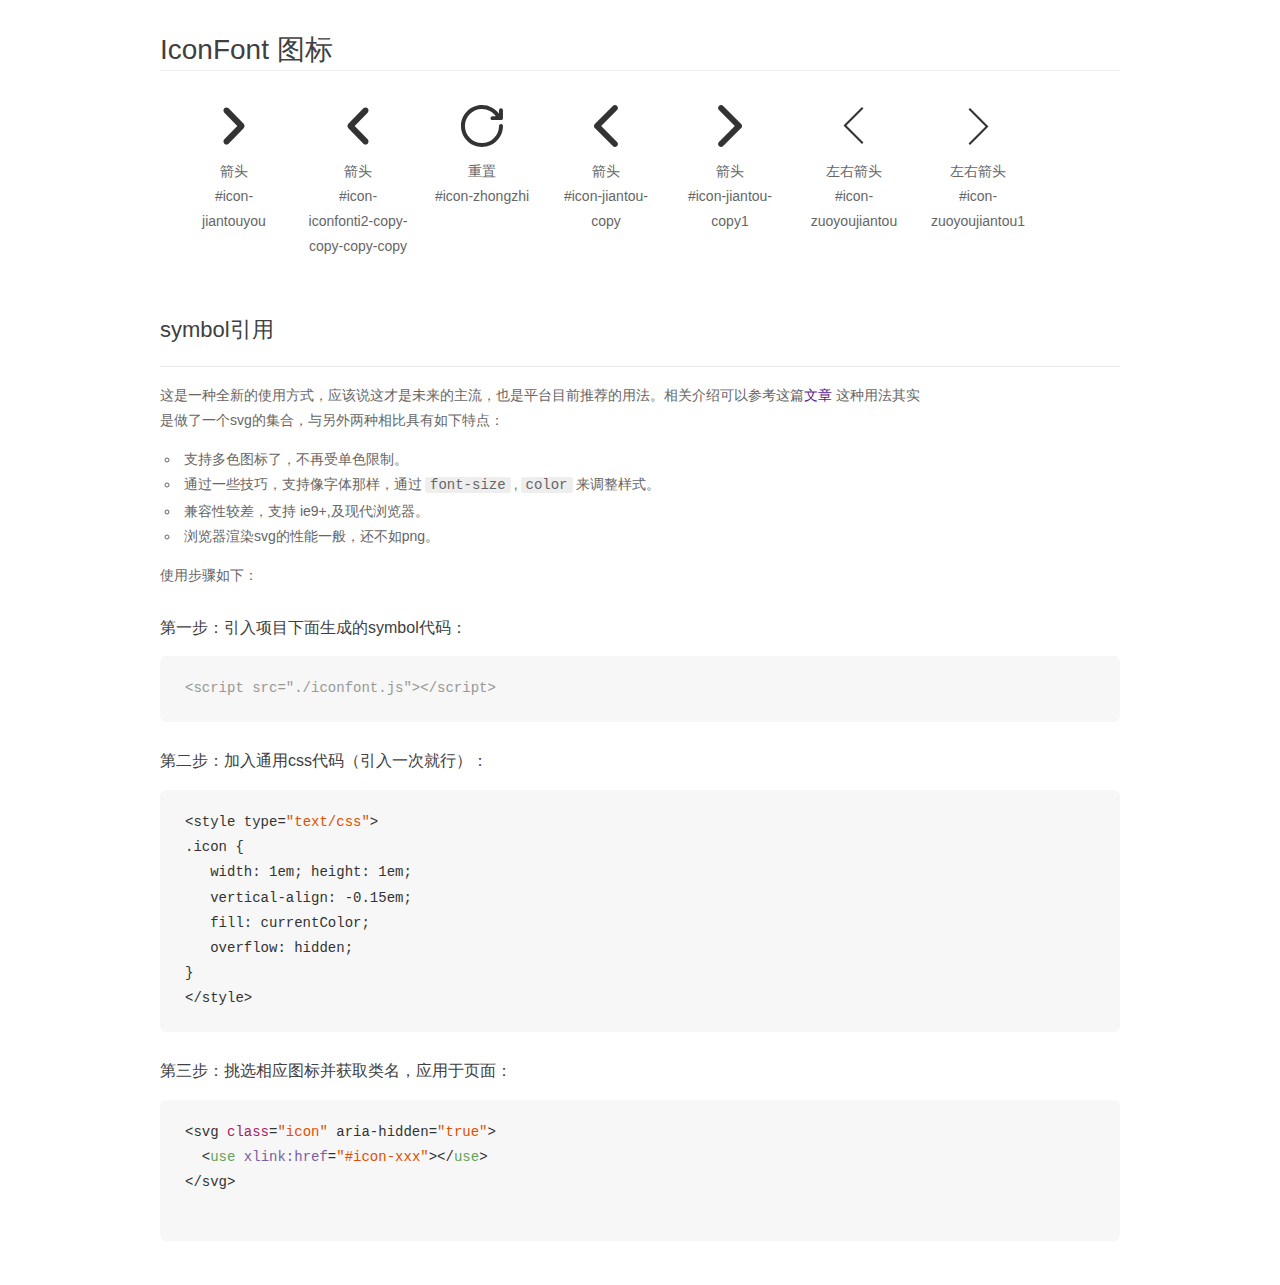
<file: poke/font/demo_symbol.html>
<!DOCTYPE html>
<html>
<head>
    <meta charset="utf-8"/>
    <title>IconFont</title>
    <link rel="stylesheet" href="demo.css">
    <script src="iconfont.js"></script>

    <style type="text/css">
        .icon {
          /* 通过设置 font-size 来改变图标大小 */
          width: 1em; height: 1em;
          /* 图标和文字相邻时，垂直对齐 */
          vertical-align: -0.15em;
          /* 通过设置 color 来改变 SVG 的颜色/fill */
          fill: currentColor;
          /* path 和 stroke 溢出 viewBox 部分在 IE 下会显示
             normalize.css 中也包含这行 */
          overflow: hidden;
        }

    </style>
</head>
<body>
    <div class="main markdown">
        <h1>IconFont 图标</h1>
        <ul class="icon_lists clear">
            
                <li>
                    <svg class="icon" aria-hidden="true">
                        <use xlink:href="#icon-jiantouyou"></use>
                    </svg>
                    <div class="name">箭头</div>
                    <div class="fontclass">#icon-jiantouyou</div>
                </li>
            
                <li>
                    <svg class="icon" aria-hidden="true">
                        <use xlink:href="#icon-iconfonti2-copy-copy-copy-copy"></use>
                    </svg>
                    <div class="name">箭头</div>
                    <div class="fontclass">#icon-iconfonti2-copy-copy-copy-copy</div>
                </li>
            
                <li>
                    <svg class="icon" aria-hidden="true">
                        <use xlink:href="#icon-zhongzhi"></use>
                    </svg>
                    <div class="name">重置</div>
                    <div class="fontclass">#icon-zhongzhi</div>
                </li>
            
                <li>
                    <svg class="icon" aria-hidden="true">
                        <use xlink:href="#icon-jiantou-copy"></use>
                    </svg>
                    <div class="name">箭头</div>
                    <div class="fontclass">#icon-jiantou-copy</div>
                </li>
            
                <li>
                    <svg class="icon" aria-hidden="true">
                        <use xlink:href="#icon-jiantou-copy1"></use>
                    </svg>
                    <div class="name">箭头</div>
                    <div class="fontclass">#icon-jiantou-copy1</div>
                </li>
            
                <li>
                    <svg class="icon" aria-hidden="true">
                        <use xlink:href="#icon-zuoyoujiantou"></use>
                    </svg>
                    <div class="name">左右箭头</div>
                    <div class="fontclass">#icon-zuoyoujiantou</div>
                </li>
            
                <li>
                    <svg class="icon" aria-hidden="true">
                        <use xlink:href="#icon-zuoyoujiantou1"></use>
                    </svg>
                    <div class="name">左右箭头</div>
                    <div class="fontclass">#icon-zuoyoujiantou1</div>
                </li>
            
        </ul>


        <h2 id="symbol-">symbol引用</h2>
        <hr>

        <p>这是一种全新的使用方式，应该说这才是未来的主流，也是平台目前推荐的用法。相关介绍可以参考这篇<a href="">文章</a>
        这种用法其实是做了一个svg的集合，与另外两种相比具有如下特点：</p>
        <ul>
          <li>支持多色图标了，不再受单色限制。</li>
          <li>通过一些技巧，支持像字体那样，通过<code>font-size</code>,<code>color</code>来调整样式。</li>
          <li>兼容性较差，支持 ie9+,及现代浏览器。</li>
          <li>浏览器渲染svg的性能一般，还不如png。</li>
        </ul>
        <p>使用步骤如下：</p>
        <h3 id="-symbol-">第一步：引入项目下面生成的symbol代码：</h3>
        <pre><code class="lang-js hljs javascript"><span class="hljs-comment">&lt;script src="./iconfont.js"&gt;&lt;/script&gt;</span></code></pre>
        <h3 id="-css-">第二步：加入通用css代码（引入一次就行）：</h3>
        <pre><code class="lang-js hljs javascript">&lt;style type=<span class="hljs-string">"text/css"</span>&gt;
.icon {
   width: <span class="hljs-number">1</span>em; height: <span class="hljs-number">1</span>em;
   vertical-align: <span class="hljs-number">-0.15</span>em;
   fill: currentColor;
   overflow: hidden;
}
&lt;<span class="hljs-regexp">/style&gt;</span></code></pre>
        <h3 id="-">第三步：挑选相应图标并获取类名，应用于页面：</h3>
        <pre><code class="lang-js hljs javascript">&lt;svg <span class="hljs-class"><span class="hljs-keyword">class</span></span>=<span class="hljs-string">"icon"</span> aria-hidden=<span class="hljs-string">"true"</span>&gt;<span class="xml"><span class="hljs-tag">
  &lt;<span class="hljs-name">use</span> <span class="hljs-attr">xlink:href</span>=<span class="hljs-string">"#icon-xxx"</span>&gt;</span><span class="hljs-tag">&lt;/<span class="hljs-name">use</span>&gt;</span>
</span>&lt;<span class="hljs-regexp">/svg&gt;
        </span></code></pre>
    </div>
</body>
</html>
</file>
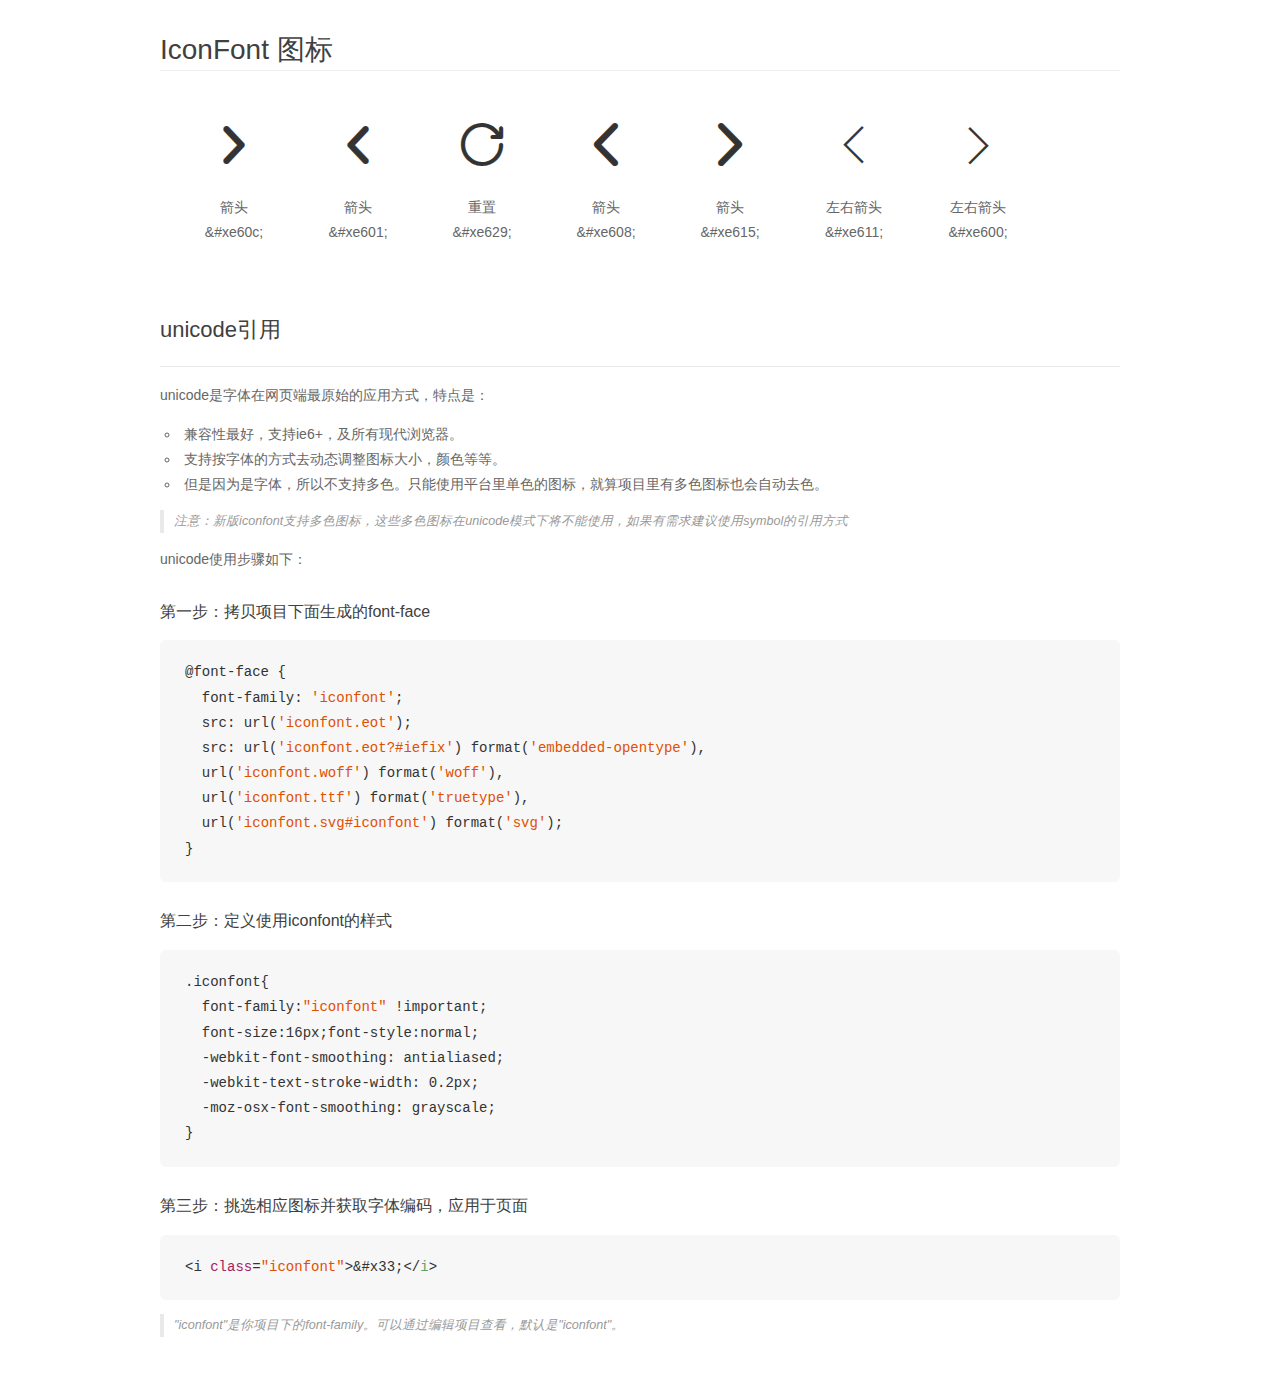
<file: poke/font/demo_unicode.html>
<!DOCTYPE html>
<html>
<head>
    <meta charset="utf-8"/>
    <title>IconFont</title>
    <link rel="stylesheet" href="demo.css">

    <style type="text/css">

        @font-face {font-family: "iconfont";
          src: url('iconfont.eot'); /* IE9*/
          src: url('iconfont.eot#iefix') format('embedded-opentype'), /* IE6-IE8 */
          url('iconfont.woff') format('woff'), /* chrome, firefox */
          url('iconfont.ttf') format('truetype'), /* chrome, firefox, opera, Safari, Android, iOS 4.2+*/
          url('iconfont.svg#iconfont') format('svg'); /* iOS 4.1- */
        }

        .iconfont {
          font-family:"iconfont" !important;
          font-size:16px;
          font-style:normal;
          -webkit-font-smoothing: antialiased;
          -webkit-text-stroke-width: 0.2px;
          -moz-osx-font-smoothing: grayscale;
        }

    </style>
</head>
<body>
    <div class="main markdown">
        <h1>IconFont 图标</h1>
        <ul class="icon_lists clear">
            
                <li>
                <i class="icon iconfont">&#xe60c;</i>
                    <div class="name">箭头</div>
                    <div class="code">&amp;#xe60c;</div>
                </li>
            
                <li>
                <i class="icon iconfont">&#xe601;</i>
                    <div class="name">箭头</div>
                    <div class="code">&amp;#xe601;</div>
                </li>
            
                <li>
                <i class="icon iconfont">&#xe629;</i>
                    <div class="name">重置</div>
                    <div class="code">&amp;#xe629;</div>
                </li>
            
                <li>
                <i class="icon iconfont">&#xe608;</i>
                    <div class="name">箭头</div>
                    <div class="code">&amp;#xe608;</div>
                </li>
            
                <li>
                <i class="icon iconfont">&#xe615;</i>
                    <div class="name">箭头</div>
                    <div class="code">&amp;#xe615;</div>
                </li>
            
                <li>
                <i class="icon iconfont">&#xe611;</i>
                    <div class="name">左右箭头</div>
                    <div class="code">&amp;#xe611;</div>
                </li>
            
                <li>
                <i class="icon iconfont">&#xe600;</i>
                    <div class="name">左右箭头</div>
                    <div class="code">&amp;#xe600;</div>
                </li>
            
        </ul>
        <h2 id="unicode-">unicode引用</h2>
        <hr>

        <p>unicode是字体在网页端最原始的应用方式，特点是：</p>
        <ul>
        <li>兼容性最好，支持ie6+，及所有现代浏览器。</li>
        <li>支持按字体的方式去动态调整图标大小，颜色等等。</li>
        <li>但是因为是字体，所以不支持多色。只能使用平台里单色的图标，就算项目里有多色图标也会自动去色。</li>
        </ul>
        <blockquote>
        <p>注意：新版iconfont支持多色图标，这些多色图标在unicode模式下将不能使用，如果有需求建议使用symbol的引用方式</p>
        </blockquote>
        <p>unicode使用步骤如下：</p>
        <h3 id="-font-face">第一步：拷贝项目下面生成的font-face</h3>
        <pre><code class="lang-js hljs javascript">@font-face {
  font-family: <span class="hljs-string">'iconfont'</span>;
  src: url(<span class="hljs-string">'iconfont.eot'</span>);
  src: url(<span class="hljs-string">'iconfont.eot?#iefix'</span>) format(<span class="hljs-string">'embedded-opentype'</span>),
  url(<span class="hljs-string">'iconfont.woff'</span>) format(<span class="hljs-string">'woff'</span>),
  url(<span class="hljs-string">'iconfont.ttf'</span>) format(<span class="hljs-string">'truetype'</span>),
  url(<span class="hljs-string">'iconfont.svg#iconfont'</span>) format(<span class="hljs-string">'svg'</span>);
}
</code></pre>
        <h3 id="-iconfont-">第二步：定义使用iconfont的样式</h3>
        <pre><code class="lang-js hljs javascript">.iconfont{
  font-family:<span class="hljs-string">"iconfont"</span> !important;
  font-size:<span class="hljs-number">16</span>px;font-style:normal;
  -webkit-font-smoothing: antialiased;
  -webkit-text-stroke-width: <span class="hljs-number">0.2</span>px;
  -moz-osx-font-smoothing: grayscale;
}
</code></pre>
        <h3 id="-">第三步：挑选相应图标并获取字体编码，应用于页面</h3>
        <pre><code class="lang-js hljs javascript">&lt;i <span class="hljs-class"><span class="hljs-keyword">class</span></span>=<span class="hljs-string">"iconfont"</span>&gt;&amp;#x33;<span class="xml"><span class="hljs-tag">&lt;/<span class="hljs-name">i</span>&gt;</span></span></code></pre>

        <blockquote>
        <p>"iconfont"是你项目下的font-family。可以通过编辑项目查看，默认是"iconfont"。</p>
        </blockquote>
    </div>


</body>
</html>
</file>
<file: css/base.css>
span,a{
    font-size: calc(12rem/14);
}
*{
    margin: 0;
    padding: 0;
    box-sizing: border-box;
}
.col-xs-1, .col-sm-1, .col-md-1, .col-lg-1, .col-xs-2, .col-sm-2, .col-md-2, .col-lg-2, .col-xs-3, .col-sm-3, .col-md-3, .col-lg-3, .col-xs-4, .col-sm-4, .col-md-4, .col-lg-4, .col-xs-5, .col-sm-5, .col-md-5, .col-lg-5, .col-xs-6, .col-sm-6, .col-md-6, .col-lg-6, .col-xs-7, .col-sm-7, .col-md-7, .col-lg-7, .col-xs-8, .col-sm-8, .col-md-8, .col-lg-8, .col-xs-9, .col-sm-9, .col-md-9, .col-lg-9, .col-xs-10, .col-sm-10, .col-md-10, .col-lg-10, .col-xs-11, .col-sm-11, .col-md-11, .col-lg-11, .col-xs-12, .col-sm-12, .col-md-12, .col-lg-12{
    padding: 0;
    margin: 0;
}
body{
    background: url("../image/whitebg.jpg") repeat;
    font-family:"Microsoft Yahei" ;
    color: #787978;
}
html,body{
    font-size: 14px;
}
a{
    color:#948C76;
    text-decoration: none;
}
a:hover{
    color:#948C76;
    text-decoration:underline
}
p{
    margin-bottom: 0;
    /*padding-right:1em;*/
    text-align: justify;
}
li{
    list-style: none;
}
span.cspan{
    padding: 2px 9px;
    display: inline-block;
    margin: 5px;
    font-size: 13px;
    line-height: 1.42857143;
    color: #333;
    word-break: break-all;
    word-wrap: break-word;
    background-color: #f5f5f5;
    border: 1px solid #ccc;
    border-radius: 4px;
}
.art-img{
    padding: 0;
}
strong{
    color: #80633f;
}
h3{
    font-size:16px;
}
.content{
    padding: 4.29rem 0 ;
    margin: 0 auto;
    width:100%;
}
#top{
    width: 45px;
    height: 45px;
    background: #cccccc;
    border-radius: 5px;
    position: fixed;
    right: 20px;
    bottom: 10%;
    cursor: pointer;
    text-align: center;
    line-height: 45px;
    display: none;
    z-index: 1000;
    opacity: 0.6;
}
#top:hover{
    opacity: 1;
}
.container{
    max-width: 1000px!important;
    position: relative;
}
.header-box{
    height: auto;
    transform: translateY(-2.14rem);
    opacity: 0;
    width:100%;
}
.header-box,p.myid{
    margin-bottom: 2.86rem;
    text-align: center;
}
.header-box img{
    width: 8.57rem;
    height: 8.57rem;
    border-radius: 50%;
}
.fadein{
    transform: translateY(0);
    -webkit-transform: translateY(0);
    opacity: 1;
    transition: 1s;
}
p.myid{
    font-size: 1.6rem;
    font-weight: 400;
    padding: 0 0.71rem;
    color: #948C76;
    letter-spacing: 0.1em;
    background: #F7F3EE;
    display:inline-block;
    margin-top: 0;
    height: 2.71rem;
    line-height: 2.71rem;
}
.center{
    text-align: center;
}
.my-sort a{
    margin: 0 0.71rem;
}
.my-sort {
    margin: 0 0 5.71rem ;
}
.my-artical{
    padding-left: 15%;
}
.my-artical .articals{
    width:100%;
    position: relative;
    min-height: 14.29rem;
}
.my-artical img{
    padding-right: 1em;
    margin-bottom: 1em;
}
.articals .like{
    position: absolute;
    top: 2.86rem;
    left:0;
}
.articals .like span{
    padding-left: 1.57rem;
    background: url("/image/sprits.png") no-repeat 0 -13.71rem;
}
.dotts{
    width: 1.2rem;
    height: 1.2rem;
    border: 0.143rem solid #F1F0EE;
    position: absolute;
    top: 0;
    font-size: 0;
    line-height:0;
    border-radius: 50%;
    background: #fdfdfd;
    margin-left: -0.6rem;
    z-index: 10;
}
.articals .ar-container{
    width: 100%;
    padding: 0 0 0 1%;
    position: relative;
}
.my-date,.articals  .my-line,.dotts{
    left: 1%;
}
.ar-content{
    padding: 2.86rem 0 5.72rem 2.86rem;
    overflow: hidden;
}
.ar-container .my-line{
    width: 0.143rem;
    height: 100%;
    background:#F1F0EE;
    position: absolute;
    z-index: 0;
    transition: 0.5s;
}

.my-date {
    display: block;
    position: absolute;
    top: -0.71rem;
    margin-left: 2.86rem;
    height: 2.14rem;
    color: #948C76;
    z-index: 10;
    transition: 0.3s;
}
.my-date span{
    font-size: 0;
    line-height: 0;
}
.my-date span.trig{
    position: absolute;
    left: -1.14rem;
    top: 0;
    border-right: 1.21rem solid #F7F3EE;
    border-top: 1.07rem dashed transparent;
    border-bottom: 1.07rem dashed transparent;
    width: 0;
    height: 0;
    font-size: 0;
    line-height: 0;
}
.my-date .dates{
    display: inline-block;
    padding: 0 1rem 0 1.42rem;
    height:2.14rem;
    background: #F7F3EE;
    font-size: 0.86rem;
    vertical-align: top;
    line-height: 2.14rem;

}
.my-date:hover{
    color:#948c76 ;
    margin-left: 2.14rem;
    transition: 0.3s;
}
.my-date:hover span.dates{
    background: #e7d9ba ;
}
.my-date:hover span.trig{
    border-right-color: #e7d9ba;
}
.ar-content a{
    color: #444;
    font-size: 1rem;
}
.art-detail p{
    text-align: justify;
}
.art-detail{
    font-size: 12px;
    padding-top: 0.5em;
}
.art-title{
    margin-bottom: 20px;
}
.beian{
    font-size: 12px;
}
.art-img >img{
    width: auto;
    height: auto;
    max-width: 100%;
    max-height: 100%;
}
#artical-detail h4{
    color: #111;
    text-align: center;
    margin-bottom: 3em;
    font-size: 16px;
}
#artical-detail p{
    font-size: 14px;
}
.artical-detail-date{
    color: #948C76;
    margin: 2em 0 5em;
    font-size: 12px;
}
#contain{
    border: 1px solid #f7f3ee;
    margin-bottom: 1em;
}
.stx-header{
    display: none!important;
}
/*
    éŸ³ä¹æ’­æ”¾
*/
#music {
    width: 50px;
    height: 50px;
    position: fixed;
    bottom: 10%;
    z-index: 1000;
    cursor: pointer;
    animation: rotate 3s infinite linear;
    -webkit-animation: rotate 3s infinite linear;
}
#music:hover,#music.pause{
    animation: none;
}

@keyframes rotate {
    0%{
        transform: rotate(0deg);
    }
    100%{
        transform: rotate(360deg);
    }
}

@-webkit-keyframes rotate {
    0%{
        -webkit-transform: rotate(0deg);
    }
    100%{
        -webkit-transform: rotate(360deg);
    }
}

@media screen and (max-width: 980px){
    .anima-box li:nth-child(2n+1){
        clear: both;
    }
}
@media screen and (max-width: 768px){
    .my-sort, #artical-detail h4{
        margin-bottom: 3em;
    }
    .ar-content{
        padding-bottom: 4em;
    }
}
@media only screen and (max-width:450px) {
    .art-detail{
        max-height: 5em;
        line-height: 18px;
        overflow: hidden;
    }
    .ar-content{
        padding-left: 1.5em;
    }
    .my-artical {
        padding-left: 5%;
    }
}
</file>
<file: css/cv.css>
body {
    background: none;
    background: #fafafa;
}

.container {
    max-width: 1200px !important;
    overflow: hidden;
}

.fl {
    float: left;
}

.fr {
    float: right;
}

.content {
    padding: 0;
}

#down {
    width: 90px;
    height: 45px;
    line-height: 45px;
    text-align: center;
    background: #ccc;
    position: fixed;
    right: 50%;
    margin-right: -45px;
    bottom: 3%;
    border-radius: 5px;
    z-index: 999;
    cursor: pointer;
    display: none;
}

#down:hover {
    background: #96a3b2;
}

#down img {
    transform: rotate(180deg);
    -webkit-transform: rotate(180deg);
    -moz-transform: rotate(180deg);
    -o-transform: rotate(180deg);
}

#section1 {
    color: #2c3e50;
    position: relative;
    /*background-image: url(../image/intro-bg.jpg);*/
    background-repeat: no-repeat;
    background-position: center;
    background-size: cover;
    overflow: hidden;
}

#section5 {
    background: url("../image/skills-bg.jpg") no-repeat center;
    background-attachment: fixed;
}

#section7 {
    background: url("../image/achivements-bg.jpg") no-repeat center;
    background-attachment: fixed;
}

.cv-container {
    width: 100%;
    margin: 0 auto;
}

.fades, .fade {
    transform: translateY(2em);
    -webkit-transform: translateY(2em);
    opacity: 0;
}

.section.active .fadesin1 {
    transform: translateY(0);
    -webkit-transform: translateY(0);
    opacity: 1;
    transition: all 1s 0s;
}

.section.active .fadesin2 {
    transform: translateY(0);
    -webkit-transform: translateY(0);
    opacity: 1;
    transition: all 1s 0.5s;
}

.section.active .fadesin3 {
    transform: translateY(0);
    -webkit-transform: translateY(0);
    opacity: 1;
    transition: all 1s 1s;
}

.section.active .fadesin {
    transform: translateY(0);
    -webkit-transform: translateY(0);
    opacity: 1;
    transition: all 1s 0.2s;
}

#section2 .fades img {
    max-width: 200px;
    width: 40%;
    border-radius: 50%;
}

.section {
    width: 100%;
    height: 100vh;
    position: relative;
    padding-bottom: 20px;
}

.section {
    min-height: 700px;
}

#section7 {
    min-height: 100vh;
    height: auto;
}

#section2, #section6 {
    height: 80vh;
}

#section3, #section5 {
    height: 70vh;
    padding-bottom: 100px;
}

#section1 h1 {
    font-family: cursive, 'Lato', sans-serif;
    font-size: 70px;
    font-weight: 400;
    margin: 50px 0 30px;

}

.bg-img {
    width: 100%;
    height: 100%;
    position: absolute;
    top: 0;
    left: 0;
    z-index: -1;
}

.bg-img li, .bg-img li.show {
    webkit-animation: fadescale 5s forwards;
    animation: fadescale 5s forwards;
}

.bg-img li {
    position: absolute;
    top: 0;
    left: 0;
    width: 100%;
    height: 100vh;
    display: none;
    opacity: 0;
}

@keyframes fadescale {
    0% {
        opacity: 1;
        transform: scale(1);
    }

    50% {
        opacity: 1;
        transform: scale(1.1);
    }

    100% {
        opacity: 0.5;
        transform: scale(1);
    }
}

@-webkit-keyframes fadescale {
    0% {
        opacity: 1;
        -webkit-transform: scale(1);
    }
    50% {
        opacity: 1;
        -webkit-transform: scale(1.1);
    }
    100% {
        opacity: 0.5;
        -webkit-transform: scale(1);
    }
}

.bg-img li:nth-child(1) {
    background: url(../image/bg1.jpg) no-repeat center;
    background-size: cover;
}

.bg-img li:nth-child(2) {
    background: url(../image/bg2.jpg) no-repeat center;
    background-size: cover;
}

.bg-img li:nth-child(3) {
    background: url(../image/bg3.jpg) no-repeat center;
    background-size: cover;
}

.bg-img li:nth-child(4) {
    background: url(../image/bg4.jpg) no-repeat center;
    background-size: cover;
}

#section1 h3 {
    letter-spacing: 3px;
    /*color: #96a3b2;*/
    font-size: 30px;
    margin: 40px 0;
}

.myIntro {
    padding: 35vh 0 0;
    position: absolute;
    width: 100%;
    height: 100%;
    top: 0;
    left: 0;
    text-align: center;
    letter-spacing: 2px;
    transition: all 0.35s;
    background: rgba(256, 256, 256, 0.5);
}

#section1 h1 {
    margin-top: 0;
}

#section1 div.myIntro > span {
    display: inline-block;
    width: 150px;
    height: 50px;
    line-height: 48px;
    font-size: 16px;
    /*color: #96a3b2;*/
    border: 1px solid;
    border-radius: 5px;
    cursor: pointer;
    margin: 5px;
    background: rgba(256, 256, 256, 0.8);
}

#section1 div > span:hover, #section1 div > span.active {
    background: #2c3e50;
    color: #fff;
}

#nav-bar {
    width: 100%;
    height: 70px;
    background-color: #2c3e50;
    color: #f5f5f5;
}

#nav-bar.fixed {
    position: fixed;
    top: 0;
    z-index: 999;
}

#nav-bar div.fl {
    font-size: 14px;
    font-weight: bold;
    line-height: 70px;
    color: #ffffff;
}

.nav-ul li {
    float: left;
    line-height: 70px;
    width: 100px;
    cursor: pointer;
    text-align: center;
}

.nav-ul li:hover, .nav-ul li.active {
    color: #E87E04;
}

.nav-xs-ul li {
    color: #f5f5f5;
}

.nav-ul.nav-xs-ul {
    position: absolute;
    top: 70px;
    left: 0;
    width: 100%;
    padding-bottom: 1em;
    background: #2c3e50;
    display: none;
}

.nav-ul.nav-xs-ul li {
    width: 100%;
    height: 3em;
    line-height: 3em;
    font-size: 14px;
    background: #2c3e50;
    cursor: pointer;
    text-align: center;
}

.nav-ul.nav-xs-ul li:first-child {
    border-top: 1px solid #555;
}

.more-nav {
    display: none;
    cursor: pointer;
}

#section2 h2 {
}

.section h2 {
    text-align: center;
    font-size: 30px;
    line-height: 30px;
    color: #2c3e50;
    padding: 150px 0 0;
    letter-spacing: 2px;

}

.section hr {
    height: 4px;
    width: 0px;
    text-align: center;
    position: relative;
    background: #E87E04;
    margin: 0 auto 80px;
    border: 0;
    transition: all 0.5s 0.2s;
}

.section.active hr {
    width: 70px;
}

.my-intro {
    max-width: 850px;
    margin: 0 auto;
    padding: 0 2em;
}

.my-intro p {
    padding: 2em 0 0em;
    text-indent: 2em;
}

.my-intro p a {
    color: #2a6496;
    font-size: 14px;
}

#section3 {
    background: url("../image/services-bg.jpg") no-repeat center;
    background-attachment: fixed;
}

div.skill {
    padding: 15px;
}

div.skill p {
    text-align: center;
}

.skill img {
    width: 80px;
    height: 80px;
    border-radius: 0 !important;
}

.ptitle {
    color: #E87E04;
    margin: 2em 0 1em;
    font-size: 16px;
    font-family: "SimHei";
    text-align: center;
}

#section4 {
    height: auto;
    min-height: 100vh;
}

#section4.section hr {
    margin-bottom: 30px;
}

#section4.section .intros {
    margin-bottom: 60px;
}

#section4 .container > div {
    padding: 10px;
    transition: all 0.3s linear;
}

#section4 .container > div:hover {
    transition: all 0.3s linear;
    padding: 0;
}

#section4 .container > div .zp-cover {
    position: absolute;
    display: none;
    width: 100%;
    top: 50%;
    margin-top: -46px;
    left: 0;
}

#section4 .container > div .zp-cover h4 {
    font-size: 16px;
    font-weight: 600;
    color: #ffffff;
}

#section4 .container > div .zp-cover p {
    color: #fff;
    font-size: 14px;
    text-align: center;
    margin: 10px 0;
    padding: 0 1em;
}

#section4 .container > div .zp-cover img {
    width: 25px;
    height: 25px;
}

#section4 .container > div:hover .zp-cover {
    display: block;
    padding: 0 2em;
}

#section4 .container > div:hover .imgbox img {
    -webkit-filter: brightness(0.3);
    filter: brightness(0.3);
}

#section4 .container > div .imgbox {
    width: 100%;
    height: 0;
    padding-bottom: 100%;
    overflow: hidden;
    text-align: center;
}

#section4 .container .imgbox img {
    width: 100%;
    transition: all 0.3s ease;
}

/*
    section5
*/

.wrap-box {
    position: relative;
    background: #dddddd;
    margin: 0 auto;
}

.circle-wrap, .circle-wrap .percent, .wrap-box {
    width: 140px;
    height: 140px;
    border-radius: 50%;
}

.circle-wrap {
    border: 10px solid #ddd;
    position: absolute;
    clip: rect(0, 140px, 140px, 70px); /* 闇€瑕佹樉绀哄嚭鏉ョ殑鍏ㄩ儴*/
}

.circle-wrap.clip-auto {
    clip: rect(auto, auto, auto, auto);
}

.circle-wrap .percent {
    left: -10px;
    top: -10px;
    border: 10px solid #2c3e50;
    position: absolute;
}

.circle-wrap .left-clip {
    clip: rect(0 70px 140px 0); /* 闇€瑕佹樉绀哄嚭鏉ョ殑宸﹁竟*/
    transition: transform ease;
}

.circle-wrap .right-clip {
    clip: rect(0, 140px, 140px, 70px); /* 闇€瑕佹樉绀哄嚭鏉ョ殑鍙宠竟*/
}

.circle-wrap .right-clip.widt0 {
    width: 0;
}

.circle-num {
    width: 120px;
    height: 120px;
    position: absolute;
    top: 10px;
    left: 10px;
    background: #fff;
    z-index: 1;
    line-height: 120px;
    border-radius: 50%;
}

.circle-num span {
    font-size: 30px;
    color: #0c4b62;
    margin-right: 3px;
}

#section5 .wrap-box .left-clip {
    transform: rotate(180deg);
}

#section5.active .fades > div:nth-child(1) .left-clip {
    transform: rotate(324deg);
    transition: 2s;
}

#section5.active .fades > div:nth-child(2) .left-clip {
    transform: rotate(324deg);
    transition: 2s;

}

#section5.active .fades > div:nth-child(3) .left-clip {
    transform: rotate(306deg);
    transition: 2s;

}

#section5.active .fades > div:nth-child(4) .left-clip {
    transform: rotate(288deg);
    transition: 2s;

}

#section5 .ptitle {
    letter-spacing: 2px;
    margin-bottom: 20px;
}

/*
    section6
*/

#section6 .my-xp {
    overflow: hidden;
    margin-bottom: 0;
}

#section6 .my-xp:before {
    content: "";
    position: absolute;
    top: 0;
    bottom: 0;
    left: 50%;
    width: 2px;
    margin-left: -1.5px;
    background-color: #eee;
}

#section6 .my-xp li {
    position: relative;
    overflow: hidden;
}

#section6 .date-box {
    width: 150px;
    height: 150px;
    border: 1px solid #eee;
    background: #fff;
    border-radius: 50%;
    padding-top: 30px;
    position: absolute;
    top: 0;
    left: 50%;
    margin-left: -75px;
}

#section6 .my-work {
    width: 40%;
    text-align: right;
}

#section6 .my-xp strong {
    color: #626e7c;
    font-size: 16px;
}

#section6 .my-work p {
    text-align: right;
}

#section6 .my-xp p.ptitle {
    margin: 0.5em 0;
}

#section6 .date-box p {
    text-align: center;
    font-size: 16px;
    font-weight: 600;
    line-height: 30px;
}

#section6 .my-school {
    width: 40%;
    float: right;
}

#section6 .my-school p, #section6 .my-school strong {
    text-align: left;
    display: block;
}

#section6 .my-xp li > div {
    height: 150px;
}

#section6 .my-xp li:not(:first-child) {
    margin-top: 80px;
}

#section6 .my-xp li > div:last-child {
    padding: 1em 0 0;
}

#section7.section h2, #section7.section p {
    /*color: #fff;*/
}

#uyan_frame {
    width: 100%;
}

h4 {
    color: #fff;
}

/*
    灞忓箷瀹藉害灏忎簬1224px
*/
@media only screen and (max-width: 1224px) {

    #section1 div.myIntro {

    }

    #section1 div.myIntro h1 {
        font-size: 50px;

    }

    #section1 div.myIntro h3 {
        font-size: 20px;
        margin: 20px 0;
    }

    .nav-ul.nav-xs-ul {
        display: none;
    }

    #section6 .fades {
        width: 50%;
        margin: 0 auto;
    }

    #section6 .date-box {
        left: 0;
        margin-left: 0;
    }

    #section6 .my-xp:before {
        left: 85px;
        margin-left: 0;
    }

    #section6 .my-xp .my-xp-box {
        float: left;
        width: 55%;
        margin-left: 160px;

    }

    #section6 .my-xp .my-xp-box p, #section6 .my-xp .my-xp-box strong {
        text-align: left;
        display: block;
    }
}

@media screen and (min-width: 769px) and (max-width: 1000px) {
    .container {
        width: 102%;
    }
}
@media only screen and (max-width: 792px){
    div.skill p:nth-child(4){
        overflow: hidden;
        text-overflow: ellipsis;
        white-space: nowrap;
    }
}

@media only screen and (max-width: 768px) {
    /*瀵艰埅鏀瑰彉*/
    .nav-ul {
        display: none;
    }

    .more-nav {
        display: block;
    }

    /*鎴戠殑浣滃搧hover鏀瑰彉*/
    #section4 .container > div .zp-cover {
        display: block;
    }

    #section4 .container > div .imgbox img {
        -webkit-filter: brightness(0.3);
        filter: brightness(0.3);
    }

    #section6 .fades {
        width: 80%;
        margin: 0 auto;
    }
}

@media only screen and (max-width: 767px) {

    #section3, #section2, #section6, #section5 {
        height: auto;
        min-height: 100vh;
    }

}

@media only screen and (max-width: 415px) {

    #section1 div.myIntro h1 {
        font-size: 28px;
    }

    #section1 div.myIntro h3 {
        font-size: 16px;
    }

    #section1 div.myIntro > span {
        height: 35px;
        line-height: 33px;
        font-size: 14px;
        width: 200px;
    }

    #section3, #section2 {
        height: 120vh;
    }

    .section h2 {
        padding-top: 90px;

    }

    .section hr {
        margin-bottom: 20px;
    }

    .ptitle {
        margin: 1em 0 0.5em;
    }

    /*鎴戠殑浣滃搧 瀛椾綋鏀瑰彉*/
    #section4.section .intros {
        margin-bottom: 20px;
    }

    #section4 .container > div .zp-cover p {
        font-size: 12px;

    }

    #section5 .container.center {
        margin-top: 40px;
    }

    #section4 .container > div .zp-cover img {
        display: none;
    }

    #section6 .fades {
        width: 100%;
        margin: 0 auto;
    }

    #section6 .date-box {
        width: 100px;
        height: 100px !important;
    }

    #section6 .date-box p {
        font-size: 14px;
        line-height: 15px;
    }

    #section6 .my-xp:before {
        left: 65px;
    }

    #section6 .my-xp .my-xp-box {
        margin-left: 60px;
        margin-top: 110px;
        width: 75%;
    }

    #section6 .my-xp li:not(:first-child) {
        margin-top: 20px;
    }

}
</file>
<file: palette/css/palette.css>
*{
    padding:0;
    margin:0;
    list-style: none;
}
html,body{
    width: 100%;
    height:100%;
    overflow: hidden;
}
body{
    background-image: url(../img/banner.jpg);
    background-position: center;
    background-size: cover;
}
.palette{
    position: absolute;
    top:0;
    left:0;
    right:0;
    bottom:0;
    /*background: #9BD1FE;*/
}
.tool{
    width:150px;
    height: 100%;
    border-right:2px solid #9A9A9A;
    -webkit-box-sizing: border-box;
    box-sizing: border-box;
    position:absolute;
    left:0;
    top:0;
    padding:30px 10px;


}
.tool>label{
    width: 50px;
    height: 50px;
    border:1px solid #AABBD2;
    background: rgb(58,182,182);
    float:left;
    margin:10px 5px;
    font-size: 20px;
    color:#1A6AAB;
    text-align: center;
    line-height:50px;
    font-weight: bold;
}
.tool>label>input{
    width: 50px;
    height:50px;
}
.draw{
    margin-left:150px;
    /*width: calc(100% - 150px);*/
    position: relative;
    /*background: #DCE6F4;*/
    height:100%;
}
.draw>.gn{
    height:100px;
    border-bottom:2px solid #FFC561;
}
.draw>.gn>label{
    width: 50px;
    height: 50px;
    border:1px solid #AABBD2;
    background: rgb(58,182,182);
    float:left;
    margin:20px 30px;
    font-size: 20px;
    color:#1A6AAB;
    text-align: center;
    line-height:50px;
    font-weight: bold;
}
.draw>.area{
    /*background: #fff;*/
    position: relative;
}
.area>.mask{
    position: absolute;
    left:0;
    top:0;
    right:0;
    bottom:0;
    background:rgba(0,0,0,0.2);
    z-index:10;
    /*cursor:crosshair;*/
}
.area>.xp{
    display: none;
    border:1px solid red;
    position:absolute;
    left:0;
    top:0;
}
canvas {
    /*background: #fff;*/
    border: 1px solid #fff;

}
</file>
<file: palette/font/iconfont.css>
@font-face {font-family: "iconfont";
  src: url('iconfont.eot?t=1495096169194'); /* IE9*/
  src: url('iconfont.eot?t=1495096169194#iefix') format('embedded-opentype'), /* IE6-IE8 */
  url('iconfont.woff?t=1495096169194') format('woff'), /* chrome, firefox */
  url('iconfont.ttf?t=1495096169194') format('truetype'), /* chrome, firefox, opera, Safari, Android, iOS 4.2+*/
  url('iconfont.svg?t=1495096169194#iconfont') format('svg'); /* iOS 4.1- */
}

.iconfont {
  font-family:"iconfont" !important;
  font-size:16px;
  font-style:normal;
  -webkit-font-smoothing: antialiased;
  -moz-osx-font-smoothing: grayscale;
}

.icon-ds:before { content: "\e602"; }

.icon-caiqie:before { content: "\e606"; }

.icon-pause:before { content: "\e607"; }

.icon-iocnchexiao:before { content: "\e60a"; }

.icon-iconwenzi:before { content: "\e620"; }

.icon-wenzi1:before { content: "\e647"; }

.icon-baocun:before { content: "\e758"; }

.icon-xinjian:before { content: "\e6fa"; }

.icon-qianbi:before { content: "\e662"; }

.icon-qianbi1:before { content: "\e601"; }

.icon-yuan:before { content: "\e62e"; }

.icon-yuanjiao-rect:before { content: "\e64e"; }

.icon-triangle-up-copy-copy:before { content: "\e60c"; }

.icon-wenzi:before { content: "\e646"; }

.icon-tianchong:before { content: "\e680"; }

.icon-xiangpi:before { content: "\e600"; }

.icon-duobianxing:before { content: "\e663"; }

.icon-juxing:before { content: "\e627"; }

.icon-xiantiao:before { content: "\e605"; }

.icon-miaobian:before { content: "\e795"; }

.icon-xuxian:before { content: "\e655"; }
</file>
<file: poke/poke.css>
*{
    padding:0;
    margin:0;
    list-style: none;
}
body{
    width: 100%;
    height:100%;
    background-image:url(img/0.jpg);
    background-size:cover;
    background-position: center;
}
.table{
    width: 700px;
    height: 640px;
    margin:10px auto 0;
    position:relative;
}
.poke{
    width: 90px;
    height:130px;
    position:absolute;
    top:0;
    left:300px;
    border:1px solid rgba(0,0,0,0);
    background-size:90px 133px;
    opacity:0;
}
.left{
    width: 60px;
    height:40px;
    background: #E98A94;
    border-radius: 5px;
    text-align: center;
    line-height:40px;
    font-size: 20px;
    color:#ffffff;
    position:absolute;
    right:320px;
    bottom:86px;
    opacity:0;
}
.right{
    width: 60px;
    height:40px;
    background: #A07699;
    border-radius: 5px;
    text-align: center;
    line-height:40px;
    font-size: 20px;
    color:#ffffff;
    position:absolute;
    right:320px;
    bottom:26px;
    opacity: 0;
    transition: all 0.5s ease;
}
.rest{
    width: 60px;
    height:40px;
    background: #A07699;
    border-radius: 5px;
    text-align: center;
    line-height:40px;
    font-size: 20px;
    color:#ffffff;
    position:absolute;
    right:220px;
    bottom:26px;
    opacity: 0;
    transition: all 0.5s ease;
}
.active{
    border-color:#2F2F2F;
}
</file>
<file: poke/font/iconfont.css>
@font-face {font-family: "iconfont";
  src: url('iconfont.eot?t=1495876809939'); /* IE9*/
  src: url('iconfont.eot?t=1495876809939#iefix') format('embedded-opentype'), /* IE6-IE8 */
  url('iconfont.woff?t=1495876809939') format('woff'), /* chrome, firefox */
  url('iconfont.ttf?t=1495876809939') format('truetype'), /* chrome, firefox, opera, Safari, Android, iOS 4.2+*/
  url('iconfont.svg?t=1495876809939#iconfont') format('svg'); /* iOS 4.1- */
}

.iconfont {
  font-family:"iconfont" !important;
  font-size:16px;
  font-style:normal;
  -webkit-font-smoothing: antialiased;
  -moz-osx-font-smoothing: grayscale;
}

.icon-jiantouyou:before { content: "\e60c"; }

.icon-iconfonti2-copy-copy-copy-copy:before { content: "\e601"; }

.icon-zhongzhi:before { content: "\e629"; }

.icon-jiantou-copy:before { content: "\e608"; }

.icon-jiantou-copy1:before { content: "\e615"; }

.icon-zuoyoujiantou:before { content: "\e611"; }

.icon-zuoyoujiantou1:before { content: "\e600"; }
</file>
<file: audio/font/iconfont.css>
@font-face {font-family: "iconfont";
  src: url('iconfont.eot?t=1494917851528'); /* IE9*/
  src: url('iconfont.eot?t=1494917851528#iefix') format('embedded-opentype'), /* IE6-IE8 */
  url('iconfont.woff?t=1494917851528') format('woff'), /* chrome, firefox */
  url('iconfont.ttf?t=1494917851528') format('truetype'), /* chrome, firefox, opera, Safari, Android, iOS 4.2+*/
  url('iconfont.svg?t=1494917851528#iconfont') format('svg'); /* iOS 4.1- */
}

.iconfont {
  font-family:"iconfont" !important;
  font-size:16px;
  font-style:normal;
  -webkit-font-smoothing: antialiased;
  -moz-osx-font-smoothing: grayscale;
}

.icon-volume:before { content: "\e750"; }

.icon-jingyin:before { content: "\e62e"; }

.icon-jingyin0:before { content: "\e62f"; }

.icon-iconfonticonfont32:before { content: "\e63b"; }



.icon-next01:before { content: "\e602"; }

.icon-jingyin1:before { content: "\e773"; }

.icon-jingyin11:before { content: "\e775"; }

.icon-bofang1:before { content: "\e624"; }
.icon-bofang:before { content: "\e601"; }

.icon-last:before { content: "\e630"; }

.icon-jingyin2:before { content: "\e661"; }

.icon-icon-bofang:before { content: "\e74a"; }

.icon-bofang2:before { content: "\e61d"; }

.icon-jingyin3:before { content: "\e631"; }
</file>
<file: audio/font/demo.css>
*{margin: 0;padding: 0;list-style: none;}
/*
KISSY CSS Reset
理念：1. reset 的目的不是清除浏览器的默认样式，这仅是部分工作。清除和重置是紧密不可分的。
2. reset 的目的不是让默认样式在所有浏览器下一致，而是减少默认样式有可能带来的问题。
3. reset 期望提供一套普适通用的基础样式。但没有银弹，推荐根据具体需求，裁剪和修改后再使用。
特色：1. 适应中文；2. 基于最新主流浏览器。
维护：玉伯<lifesinger@gmail.com>, 正淳<ragecarrier@gmail.com>
 */

/** 清除内外边距 **/
body, h1, h2, h3, h4, h5, h6, hr, p, blockquote, /* structural elements 结构元素 */
dl, dt, dd, ul, ol, li, /* list elements 列表元素 */
pre, /* text formatting elements 文本格式元素 */
form, fieldset, legend, button, input, textarea, /* form elements 表单元素 */
th, td /* table elements 表格元素 */ {
  margin: 0;
  padding: 0;
}

/** 设置默认字体 **/
body,
button, input, select, textarea /* for ie */ {
  font: 12px/1.5 tahoma, arial, \5b8b\4f53, sans-serif;
}
h1, h2, h3, h4, h5, h6 { font-size: 100%; }
address, cite, dfn, em, var { font-style: normal; } /* 将斜体扶正 */
code, kbd, pre, samp { font-family: courier new, courier, monospace; } /* 统一等宽字体 */
small { font-size: 12px; } /* 小于 12px 的中文很难阅读，让 small 正常化 */

/** 重置列表元素 **/
ul, ol { list-style: none; }

/** 重置文本格式元素 **/
a { text-decoration: none; }
a:hover { text-decoration: underline; }


/** 重置表单元素 **/
legend { color: #000; } /* for ie6 */
fieldset, img { border: 0; } /* img 搭车：让链接里的 img 无边框 */
button, input, select, textarea { font-size: 100%; } /* 使得表单元素在 ie 下能继承字体大小 */
/* 注：optgroup 无法扶正 */

/** 重置表格元素 **/
table { border-collapse: collapse; border-spacing: 0; }

/* 清除浮动 */
.ks-clear:after, .clear:after {
  content: '\20';
  display: block;
  height: 0;
  clear: both;
}
.ks-clear, .clear {
  *zoom: 1;
}

.main {
  padding: 30px 100px;
width: 960px;
margin: 0 auto;
}
.main h1{font-size:36px; color:#333; text-align:left;margin-bottom:30px; border-bottom: 1px solid #eee;}

.helps{margin-top:40px;}
.helps pre{
  padding:20px;
  margin:10px 0;
  border:solid 1px #e7e1cd;
  background-color: #fffdef;
  overflow: auto;
}

.icon_lists{
  width: 100% !important;

}

.icon_lists li{
  float:left;
  width: 100px;
  height:180px;
  text-align: center;
  list-style: none !important;
}
.icon_lists .icon{
  font-size: 42px;
  line-height: 100px;
  margin: 10px 0;
  color:#333;
  -webkit-transition: font-size 0.25s ease-out 0s;
  -moz-transition: font-size 0.25s ease-out 0s;
  transition: font-size 0.25s ease-out 0s;

}
.icon_lists .icon:hover{
  font-size: 100px;
}



.markdown {
  color: #666;
  font-size: 14px;
  line-height: 1.8;
}

.highlight {
  line-height: 1.5;
}

.markdown img {
  vertical-align: middle;
  max-width: 100%;
}

.markdown h1 {
  color: #404040;
  font-weight: 500;
  line-height: 40px;
  margin-bottom: 24px;
}

.markdown h2,
.markdown h3,
.markdown h4,
.markdown h5,
.markdown h6 {
  color: #404040;
  margin: 1.6em 0 0.6em 0;
  font-weight: 500;
  clear: both;
}

.markdown h1 {
  font-size: 28px;
}

.markdown h2 {
  font-size: 22px;
}

.markdown h3 {
  font-size: 16px;
}

.markdown h4 {
  font-size: 14px;
}

.markdown h5 {
  font-size: 12px;
}

.markdown h6 {
  font-size: 12px;
}

.markdown hr {
  height: 1px;
  border: 0;
  background: #e9e9e9;
  margin: 16px 0;
  clear: both;
}

.markdown p,
.markdown pre {
  margin: 1em 0;
}

.markdown > p,
.markdown > blockquote,
.markdown > .highlight,
.markdown > ol,
.markdown > ul {
  width: 80%;
}

.markdown ul > li {
  list-style: circle;
}

.markdown > ul li,
.markdown blockquote ul > li {
  margin-left: 20px;
  padding-left: 4px;
}

.markdown > ul li p,
.markdown > ol li p {
  margin: 0.6em 0;
}

.markdown ol > li {
  list-style: decimal;
}

.markdown > ol li,
.markdown blockquote ol > li {
  margin-left: 20px;
  padding-left: 4px;
}

.markdown code {
  margin: 0 3px;
  padding: 0 5px;
  background: #eee;
  border-radius: 3px;
}

.markdown pre {
  border-radius: 6px;
  background: #f7f7f7;
  padding: 20px;
}

.markdown pre code {
  border: none;
  background: #f7f7f7;
  margin: 0;
}

.markdown strong,
.markdown b {
  font-weight: 600;
}

.markdown > table {
  border-collapse: collapse;
  border-spacing: 0px;
  empty-cells: show;
  border: 1px solid #e9e9e9;
  width: 95%;
  margin-bottom: 24px;
}

.markdown > table th {
  white-space: nowrap;
  color: #333;
  font-weight: 600;

}

.markdown > table th,
.markdown > table td {
  border: 1px solid #e9e9e9;
  padding: 8px 16px;
  text-align: left;
}

.markdown > table th {
  background: #F7F7F7;
}

.markdown blockquote {
  font-size: 90%;
  color: #999;
  border-left: 4px solid #e9e9e9;
  padding-left: 0.8em;
  margin: 1em 0;
  font-style: italic;
}

.markdown blockquote p {
  margin: 0;
}

.markdown .anchor {
  opacity: 0;
  transition: opacity 0.3s ease;
  margin-left: 8px;
}

.markdown .waiting {
  color: #ccc;
}

.markdown h1:hover .anchor,
.markdown h2:hover .anchor,
.markdown h3:hover .anchor,
.markdown h4:hover .anchor,
.markdown h5:hover .anchor,
.markdown h6:hover .anchor {
  opacity: 1;
  display: inline-block;
}

.markdown > br,
.markdown > p > br {
  clear: both;
}


.hljs {
  display: block;
  background: white;
  padding: 0.5em;
  color: #333333;
  overflow-x: auto;
}

.hljs-comment,
.hljs-meta {
  color: #969896;
}

.hljs-string,
.hljs-variable,
.hljs-template-variable,
.hljs-strong,
.hljs-emphasis,
.hljs-quote {
  color: #df5000;
}

.hljs-keyword,
.hljs-selector-tag,
.hljs-type {
  color: #a71d5d;
}

.hljs-literal,
.hljs-symbol,
.hljs-bullet,
.hljs-attribute {
  color: #0086b3;
}

.hljs-section,
.hljs-name {
  color: #63a35c;
}

.hljs-tag {
  color: #333333;
}

.hljs-title,
.hljs-attr,
.hljs-selector-id,
.hljs-selector-class,
.hljs-selector-attr,
.hljs-selector-pseudo {
  color: #795da3;
}

.hljs-addition {
  color: #55a532;
  background-color: #eaffea;
}

.hljs-deletion {
  color: #bd2c00;
  background-color: #ffecec;
}

.hljs-link {
  text-decoration: underline;
}

pre{
  background: #fff;
}
</file>
<file: palette/font/demo.css>
*{margin: 0;padding: 0;list-style: none;}
/*
KISSY CSS Reset
理念：1. reset 的目的不是清除浏览器的默认样式，这仅是部分工作。清除和重置是紧密不可分的。
2. reset 的目的不是让默认样式在所有浏览器下一致，而是减少默认样式有可能带来的问题。
3. reset 期望提供一套普适通用的基础样式。但没有银弹，推荐根据具体需求，裁剪和修改后再使用。
特色：1. 适应中文；2. 基于最新主流浏览器。
维护：玉伯<lifesinger@gmail.com>, 正淳<ragecarrier@gmail.com>
 */

/** 清除内外边距 **/
body, h1, h2, h3, h4, h5, h6, hr, p, blockquote, /* structural elements 结构元素 */
dl, dt, dd, ul, ol, li, /* list elements 列表元素 */
pre, /* text formatting elements 文本格式元素 */
form, fieldset, legend, button, input, textarea, /* form elements 表单元素 */
th, td /* table elements 表格元素 */ {
  margin: 0;
  padding: 0;
}

/** 设置默认字体 **/
body,
button, input, select, textarea /* for ie */ {
  font: 12px/1.5 tahoma, arial, \5b8b\4f53, sans-serif;
}
h1, h2, h3, h4, h5, h6 { font-size: 100%; }
address, cite, dfn, em, var { font-style: normal; } /* 将斜体扶正 */
code, kbd, pre, samp { font-family: courier new, courier, monospace; } /* 统一等宽字体 */
small { font-size: 12px; } /* 小于 12px 的中文很难阅读，让 small 正常化 */

/** 重置列表元素 **/
ul, ol { list-style: none; }

/** 重置文本格式元素 **/
a { text-decoration: none; }
a:hover { text-decoration: underline; }


/** 重置表单元素 **/
legend { color: #000; } /* for ie6 */
fieldset, img { border: 0; } /* img 搭车：让链接里的 img 无边框 */
button, input, select, textarea { font-size: 100%; } /* 使得表单元素在 ie 下能继承字体大小 */
/* 注：optgroup 无法扶正 */

/** 重置表格元素 **/
table { border-collapse: collapse; border-spacing: 0; }

/* 清除浮动 */
.ks-clear:after, .clear:after {
  content: '\20';
  display: block;
  height: 0;
  clear: both;
}
.ks-clear, .clear {
  *zoom: 1;
}

.main {
  padding: 30px 100px;
width: 960px;
margin: 0 auto;
}
.main h1{font-size:36px; color:#333; text-align:left;margin-bottom:30px; border-bottom: 1px solid #eee;}

.helps{margin-top:40px;}
.helps pre{
  padding:20px;
  margin:10px 0;
  border:solid 1px #e7e1cd;
  background-color: #fffdef;
  overflow: auto;
}

.icon_lists{
  width: 100% !important;

}

.icon_lists li{
  float:left;
  width: 100px;
  height:180px;
  text-align: center;
  list-style: none !important;
}
.icon_lists .icon{
  font-size: 42px;
  line-height: 100px;
  margin: 10px 0;
  color:#333;
  -webkit-transition: font-size 0.25s ease-out 0s;
  -moz-transition: font-size 0.25s ease-out 0s;
  transition: font-size 0.25s ease-out 0s;

}
.icon_lists .icon:hover{
  font-size: 100px;
}



.markdown {
  color: #666;
  font-size: 14px;
  line-height: 1.8;
}

.highlight {
  line-height: 1.5;
}

.markdown img {
  vertical-align: middle;
  max-width: 100%;
}

.markdown h1 {
  color: #404040;
  font-weight: 500;
  line-height: 40px;
  margin-bottom: 24px;
}

.markdown h2,
.markdown h3,
.markdown h4,
.markdown h5,
.markdown h6 {
  color: #404040;
  margin: 1.6em 0 0.6em 0;
  font-weight: 500;
  clear: both;
}

.markdown h1 {
  font-size: 28px;
}

.markdown h2 {
  font-size: 22px;
}

.markdown h3 {
  font-size: 16px;
}

.markdown h4 {
  font-size: 14px;
}

.markdown h5 {
  font-size: 12px;
}

.markdown h6 {
  font-size: 12px;
}

.markdown hr {
  height: 1px;
  border: 0;
  background: #e9e9e9;
  margin: 16px 0;
  clear: both;
}

.markdown p,
.markdown pre {
  margin: 1em 0;
}

.markdown > p,
.markdown > blockquote,
.markdown > .highlight,
.markdown > ol,
.markdown > ul {
  width: 80%;
}

.markdown ul > li {
  list-style: circle;
}

.markdown > ul li,
.markdown blockquote ul > li {
  margin-left: 20px;
  padding-left: 4px;
}

.markdown > ul li p,
.markdown > ol li p {
  margin: 0.6em 0;
}

.markdown ol > li {
  list-style: decimal;
}

.markdown > ol li,
.markdown blockquote ol > li {
  margin-left: 20px;
  padding-left: 4px;
}

.markdown code {
  margin: 0 3px;
  padding: 0 5px;
  background: #eee;
  border-radius: 3px;
}

.markdown pre {
  border-radius: 6px;
  background: #f7f7f7;
  padding: 20px;
}

.markdown pre code {
  border: none;
  background: #f7f7f7;
  margin: 0;
}

.markdown strong,
.markdown b {
  font-weight: 600;
}

.markdown > table {
  border-collapse: collapse;
  border-spacing: 0px;
  empty-cells: show;
  border: 1px solid #e9e9e9;
  width: 95%;
  margin-bottom: 24px;
}

.markdown > table th {
  white-space: nowrap;
  color: #333;
  font-weight: 600;

}

.markdown > table th,
.markdown > table td {
  border: 1px solid #e9e9e9;
  padding: 8px 16px;
  text-align: left;
}

.markdown > table th {
  background: #F7F7F7;
}

.markdown blockquote {
  font-size: 90%;
  color: #999;
  border-left: 4px solid #e9e9e9;
  padding-left: 0.8em;
  margin: 1em 0;
  font-style: italic;
}

.markdown blockquote p {
  margin: 0;
}

.markdown .anchor {
  opacity: 0;
  transition: opacity 0.3s ease;
  margin-left: 8px;
}

.markdown .waiting {
  color: #ccc;
}

.markdown h1:hover .anchor,
.markdown h2:hover .anchor,
.markdown h3:hover .anchor,
.markdown h4:hover .anchor,
.markdown h5:hover .anchor,
.markdown h6:hover .anchor {
  opacity: 1;
  display: inline-block;
}

.markdown > br,
.markdown > p > br {
  clear: both;
}


.hljs {
  display: block;
  background: white;
  padding: 0.5em;
  color: #333333;
  overflow-x: auto;
}

.hljs-comment,
.hljs-meta {
  color: #969896;
}

.hljs-string,
.hljs-variable,
.hljs-template-variable,
.hljs-strong,
.hljs-emphasis,
.hljs-quote {
  color: #df5000;
}

.hljs-keyword,
.hljs-selector-tag,
.hljs-type {
  color: #a71d5d;
}

.hljs-literal,
.hljs-symbol,
.hljs-bullet,
.hljs-attribute {
  color: #0086b3;
}

.hljs-section,
.hljs-name {
  color: #63a35c;
}

.hljs-tag {
  color: #333333;
}

.hljs-title,
.hljs-attr,
.hljs-selector-id,
.hljs-selector-class,
.hljs-selector-attr,
.hljs-selector-pseudo {
  color: #795da3;
}

.hljs-addition {
  color: #55a532;
  background-color: #eaffea;
}

.hljs-deletion {
  color: #bd2c00;
  background-color: #ffecec;
}

.hljs-link {
  text-decoration: underline;
}

pre{
  background: #fff;
}
</file>
<file: poke/font/demo.css>
*{margin: 0;padding: 0;list-style: none;}
/*
KISSY CSS Reset
理念：1. reset 的目的不是清除浏览器的默认样式，这仅是部分工作。清除和重置是紧密不可分的。
2. reset 的目的不是让默认样式在所有浏览器下一致，而是减少默认样式有可能带来的问题。
3. reset 期望提供一套普适通用的基础样式。但没有银弹，推荐根据具体需求，裁剪和修改后再使用。
特色：1. 适应中文；2. 基于最新主流浏览器。
维护：玉伯<lifesinger@gmail.com>, 正淳<ragecarrier@gmail.com>
 */

/** 清除内外边距 **/
body, h1, h2, h3, h4, h5, h6, hr, p, blockquote, /* structural elements 结构元素 */
dl, dt, dd, ul, ol, li, /* list elements 列表元素 */
pre, /* text formatting elements 文本格式元素 */
form, fieldset, legend, button, input, textarea, /* form elements 表单元素 */
th, td /* table elements 表格元素 */ {
  margin: 0;
  padding: 0;
}

/** 设置默认字体 **/
body,
button, input, select, textarea /* for ie */ {
  font: 12px/1.5 tahoma, arial, \5b8b\4f53, sans-serif;
}
h1, h2, h3, h4, h5, h6 { font-size: 100%; }
address, cite, dfn, em, var { font-style: normal; } /* 将斜体扶正 */
code, kbd, pre, samp { font-family: courier new, courier, monospace; } /* 统一等宽字体 */
small { font-size: 12px; } /* 小于 12px 的中文很难阅读，让 small 正常化 */

/** 重置列表元素 **/
ul, ol { list-style: none; }

/** 重置文本格式元素 **/
a { text-decoration: none; }
a:hover { text-decoration: underline; }


/** 重置表单元素 **/
legend { color: #000; } /* for ie6 */
fieldset, img { border: 0; } /* img 搭车：让链接里的 img 无边框 */
button, input, select, textarea { font-size: 100%; } /* 使得表单元素在 ie 下能继承字体大小 */
/* 注：optgroup 无法扶正 */

/** 重置表格元素 **/
table { border-collapse: collapse; border-spacing: 0; }

/* 清除浮动 */
.ks-clear:after, .clear:after {
  content: '\20';
  display: block;
  height: 0;
  clear: both;
}
.ks-clear, .clear {
  *zoom: 1;
}

.main {
  padding: 30px 100px;
width: 960px;
margin: 0 auto;
}
.main h1{font-size:36px; color:#333; text-align:left;margin-bottom:30px; border-bottom: 1px solid #eee;}

.helps{margin-top:40px;}
.helps pre{
  padding:20px;
  margin:10px 0;
  border:solid 1px #e7e1cd;
  background-color: #fffdef;
  overflow: auto;
}

.icon_lists{
  width: 100% !important;

}

.icon_lists li{
  float:left;
  width: 100px;
  height:180px;
  text-align: center;
  list-style: none !important;
}
.icon_lists .icon{
  font-size: 42px;
  line-height: 100px;
  margin: 10px 0;
  color:#333;
  -webkit-transition: font-size 0.25s ease-out 0s;
  -moz-transition: font-size 0.25s ease-out 0s;
  transition: font-size 0.25s ease-out 0s;

}
.icon_lists .icon:hover{
  font-size: 100px;
}



.markdown {
  color: #666;
  font-size: 14px;
  line-height: 1.8;
}

.highlight {
  line-height: 1.5;
}

.markdown img {
  vertical-align: middle;
  max-width: 100%;
}

.markdown h1 {
  color: #404040;
  font-weight: 500;
  line-height: 40px;
  margin-bottom: 24px;
}

.markdown h2,
.markdown h3,
.markdown h4,
.markdown h5,
.markdown h6 {
  color: #404040;
  margin: 1.6em 0 0.6em 0;
  font-weight: 500;
  clear: both;
}

.markdown h1 {
  font-size: 28px;
}

.markdown h2 {
  font-size: 22px;
}

.markdown h3 {
  font-size: 16px;
}

.markdown h4 {
  font-size: 14px;
}

.markdown h5 {
  font-size: 12px;
}

.markdown h6 {
  font-size: 12px;
}

.markdown hr {
  height: 1px;
  border: 0;
  background: #e9e9e9;
  margin: 16px 0;
  clear: both;
}

.markdown p,
.markdown pre {
  margin: 1em 0;
}

.markdown > p,
.markdown > blockquote,
.markdown > .highlight,
.markdown > ol,
.markdown > ul {
  width: 80%;
}

.markdown ul > li {
  list-style: circle;
}

.markdown > ul li,
.markdown blockquote ul > li {
  margin-left: 20px;
  padding-left: 4px;
}

.markdown > ul li p,
.markdown > ol li p {
  margin: 0.6em 0;
}

.markdown ol > li {
  list-style: decimal;
}

.markdown > ol li,
.markdown blockquote ol > li {
  margin-left: 20px;
  padding-left: 4px;
}

.markdown code {
  margin: 0 3px;
  padding: 0 5px;
  background: #eee;
  border-radius: 3px;
}

.markdown pre {
  border-radius: 6px;
  background: #f7f7f7;
  padding: 20px;
}

.markdown pre code {
  border: none;
  background: #f7f7f7;
  margin: 0;
}

.markdown strong,
.markdown b {
  font-weight: 600;
}

.markdown > table {
  border-collapse: collapse;
  border-spacing: 0px;
  empty-cells: show;
  border: 1px solid #e9e9e9;
  width: 95%;
  margin-bottom: 24px;
}

.markdown > table th {
  white-space: nowrap;
  color: #333;
  font-weight: 600;

}

.markdown > table th,
.markdown > table td {
  border: 1px solid #e9e9e9;
  padding: 8px 16px;
  text-align: left;
}

.markdown > table th {
  background: #F7F7F7;
}

.markdown blockquote {
  font-size: 90%;
  color: #999;
  border-left: 4px solid #e9e9e9;
  padding-left: 0.8em;
  margin: 1em 0;
  font-style: italic;
}

.markdown blockquote p {
  margin: 0;
}

.markdown .anchor {
  opacity: 0;
  transition: opacity 0.3s ease;
  margin-left: 8px;
}

.markdown .waiting {
  color: #ccc;
}

.markdown h1:hover .anchor,
.markdown h2:hover .anchor,
.markdown h3:hover .anchor,
.markdown h4:hover .anchor,
.markdown h5:hover .anchor,
.markdown h6:hover .anchor {
  opacity: 1;
  display: inline-block;
}

.markdown > br,
.markdown > p > br {
  clear: both;
}


.hljs {
  display: block;
  background: white;
  padding: 0.5em;
  color: #333333;
  overflow-x: auto;
}

.hljs-comment,
.hljs-meta {
  color: #969896;
}

.hljs-string,
.hljs-variable,
.hljs-template-variable,
.hljs-strong,
.hljs-emphasis,
.hljs-quote {
  color: #df5000;
}

.hljs-keyword,
.hljs-selector-tag,
.hljs-type {
  color: #a71d5d;
}

.hljs-literal,
.hljs-symbol,
.hljs-bullet,
.hljs-attribute {
  color: #0086b3;
}

.hljs-section,
.hljs-name {
  color: #63a35c;
}

.hljs-tag {
  color: #333333;
}

.hljs-title,
.hljs-attr,
.hljs-selector-id,
.hljs-selector-class,
.hljs-selector-attr,
.hljs-selector-pseudo {
  color: #795da3;
}

.hljs-addition {
  color: #55a532;
  background-color: #eaffea;
}

.hljs-deletion {
  color: #bd2c00;
  background-color: #ffecec;
}

.hljs-link {
  text-decoration: underline;
}

pre{
  background: #fff;
}
</file>
